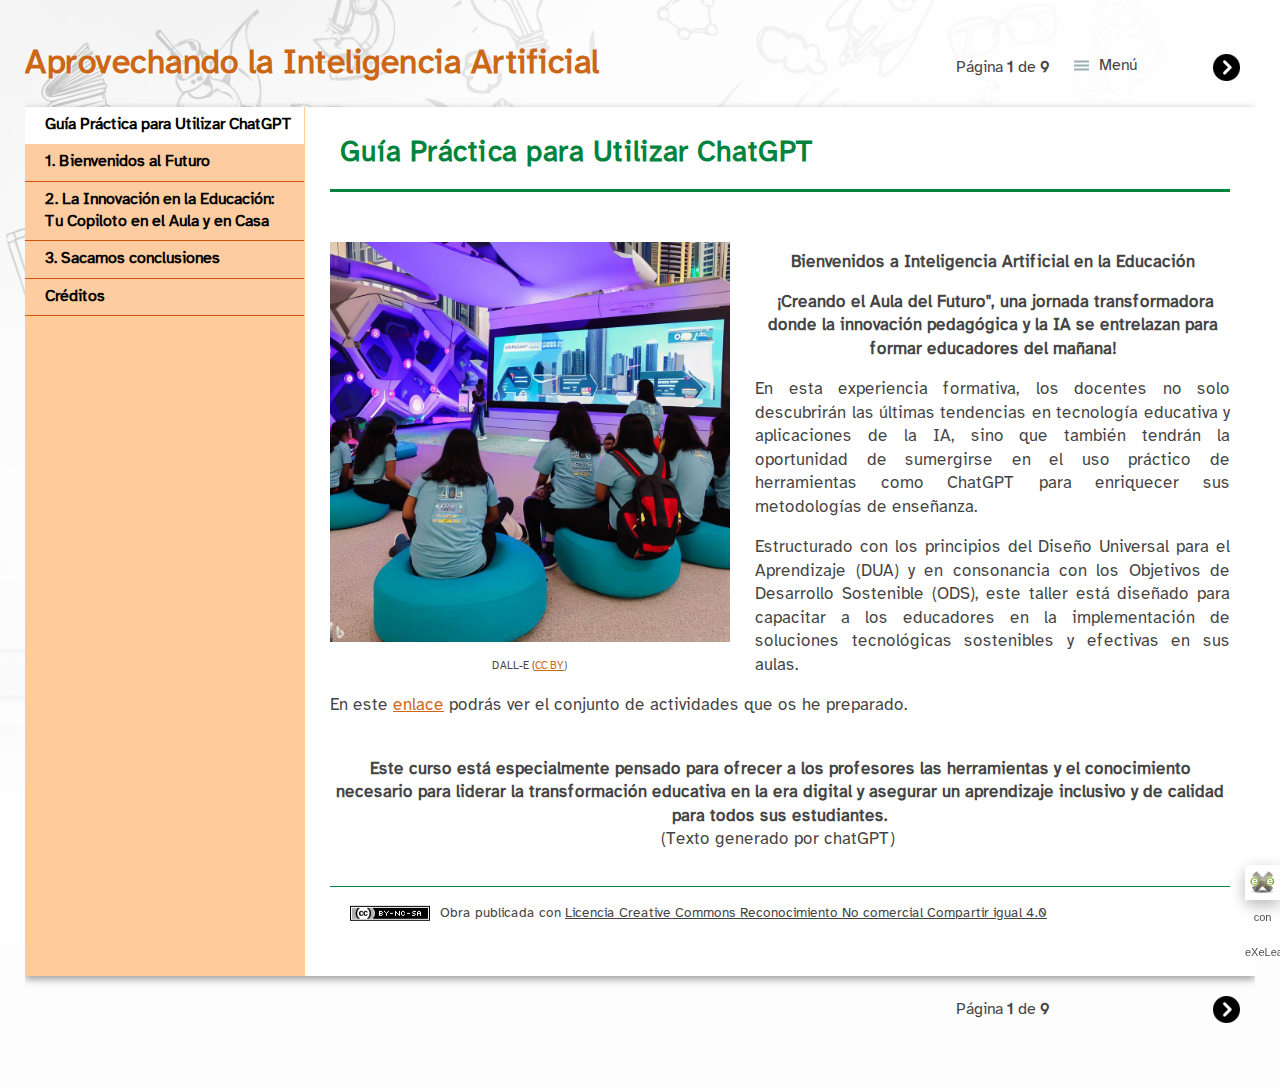
<file: index.html>
<!doctype html>
<html lang="es">
<head>
<link rel="stylesheet" type="text/css" href="base.css" />
<link rel="stylesheet" type="text/css" href="content.css" />
<link rel="stylesheet" type="text/css" href="nav.css" />
<meta http-equiv="content-type" content="text/html;  charset=utf-8" />
<title>Aprovechando la Inteligencia Artificial </title>
<link rel="shortcut icon" href="favicon.ico" type="image/x-icon" />
<meta name="author" content="Luis Ramírez Vicente" />
<link rel="license" type="text/html" href="http://creativecommons.org/licenses/by-nc-sa/4.0/" />
<meta name="generator" content="eXeLearning 2.8.1 - exelearning.net" />
<meta name="description" content="
Este curso ofrece a los profesores una formación clara y práctica en Inteligencia Artificial y ChatGPT, enseñándoles a integrar estas tecnologías en el aula para mejorar la enseñanza y fomentar un aprendizaje innovador." />
<!--[if lt IE 9]><script type="text/javascript" src="exe_html5.js"></script><![endif]-->
<script type="text/javascript" src="exe_jquery.js"></script>
<script type="text/javascript" src="common_i18n.js"></script>
<script type="text/javascript" src="common.js"></script>
<link rel="stylesheet" type="text/css" href="udl-content.css" />
<script type="text/javascript" src="udl-content.js"></script>
<meta name="viewport" content="width=device-width, initial-scale=1" />
</head>
<body class="exe-web-site" id="exe-node-0"><script type="text/javascript">document.body.className+=" js"</script>
<div id="content">
<p id="skipNav"><a href="#main" class="sr-av">Saltar la navegación</a></p>
<header id="header" ><div id="headerContent">Aprovechando la Inteligencia Artificial</div></header>
<nav id="siteNav">
<ul>
   <li id="active"><a href="index.html" class="active daddy main-node">Guía Práctica para Utilizar ChatGPT</a></li>
   <li><a href="1_bienvenidos_al_futuro.html" class="no-ch">1. Bienvenidos al Futuro</a></li>
   <li><a href="2_la_innovacin_en_la_educacin_tu_copiloto_en_el_aula_y_en_casa.html" class="daddy">2. La Innovación en la Educación: Tu Copiloto en el Aula y en Casa</a>
   <ul class="other-section">
      <li><a href="21_tu_asistente_personal_para_disear_situaciones_de_aprendizaje.html" class="no-ch">2.1. Tu asistente personal para diseñar Situaciones de Aprendizaje</a></li>
      <li><a href="22_tu_asistente_personal_para_disear_actividades.html" class="daddy">2.2 Tu asistente personal para diseñar actividades</a>
      <ul class="other-section">
         <li><a href="a_tu_copiloto_de_lengua.html" class="no-ch">A. Tu Copiloto de lengua</a></li>
         <li><a href="b_tu_copiloto_de_ciencias.html" class="no-ch">B. Tu copiloto de Ciencias</a></li>
      </ul>
      </li>
   </ul>
   </li>
   <li><a href="3_sacamos_conclusiones.html" class="no-ch">3. Sacamos conclusiones</a></li>
   <li><a href="crditos.html" class="no-ch">Créditos</a></li>
</ul>
</nav>
<div id='topPagination'>
<nav class="pagination noprt">
<span class="page-counter">Página <strong>1</strong> de <strong>9</strong></span> <span class="sep">| </span><a href="1_bienvenidos_al_futuro.html" class="next"><span>Siguiente<span> &raquo;</span></span></a>
</nav>
</div>
<div id="main-wrapper">
<section id="main">
<header id="nodeDecoration"><h1 id="nodeTitle">Guía Práctica para Utilizar ChatGPT</h1></header>
<article class="iDevice_wrapper UDLcontentIdevice" id="id733">
<div class="iDevice emphasis0" >
<div id="ta733_733_2" class="block iDevice_content">
<div class="exe-udlContent exe-udlContent-engagement"><section class="exe-udlContent-block"><div class="exe-udlContent-content"><div class="exe-udlContent-content-main"><figure class="exe-figure exe-image float-left license-CC-BY" style="width: 400px; text-align: center;"><img src="actividades.jpeg" alt="ACTIVIDADES" title="ACTIVIDADES" width="455" height="455">
<figcaption class="figcaption"><span style="font-size: 8pt;"><span class="author">DALL-E</span> <span class="license"><span class="sep">(</span><a href="http://creativecommons.org/licenses/?lang=es" rel="license nofollow noopener" target="_blank" title="Creative Commons BY">CC BY</a><span class="sep">)</span></span></span></figcaption>
</figure>
<p style="text-align: center;"><strong>Bienvenidos a Inteligencia Artificial en la Educación</strong></p>
<p style="text-align: center;"><strong>&nbsp;</strong><strong>¡Creando el Aula del Futuro", una jornada transformadora donde la innovación pedagógica y la IA se entrelazan para formar educadores del mañana!</strong></p>
<p style="text-align: justify;">En esta experiencia formativa, los docentes no solo descubrirán las últimas tendencias en tecnología educativa y aplicaciones de la IA, sino que también tendrán la oportunidad de sumergirse en el uso práctico de herramientas como ChatGPT para enriquecer sus metodologías de enseñanza.</p>
<p style="text-align: justify;">Estructurado con los principios del Diseño Universal para el Aprendizaje (DUA) y en consonancia con los Objetivos de Desarrollo Sostenible (ODS), este taller está diseñado para capacitar a los educadores en la implementación de soluciones tecnológicas sostenibles y efectivas en sus aulas.</p>
<p style="text-align: justify;">En este <a href="INTEGRACION_DE_CHATGPT_Y_LA_IA_EN_LA_EDUCACION.pdf" target="_blank" rel="noopener">enlace</a>&nbsp;podrás ver el conjunto de actividades que os he preparado.</p>
<p style="text-align: center;"><br style="clear: both;"><strong>Este curso está especialmente pensado para ofrecer a los profesores las herramientas y el conocimiento necesario para liderar la transformación educativa en la era digital y asegurar un aprendizaje inclusivo y de calidad para todos sus estudiantes.</strong><br>(Texto generado por chatGPT)&nbsp;</p></div></div></section></div>
</div>
</div>
</article>
<article class="iDevice_wrapper FileAttachIdeviceInc" id="id775">
</article>
<div id="packageLicense" class="cc cc-by-nc-sa">
<p><span>Obra publicada con</span> <a rel="license" href="http://creativecommons.org/licenses/by-nc-sa/4.0/">Licencia Creative Commons Reconocimiento No comercial Compartir igual 4.0</a></p>
</div>
</section>
</div>
<div id='bottomPagination'>
<nav class="pagination noprt">
<span class="page-counter">Página <strong>1</strong> de <strong>9</strong></span> <span class="sep">| </span><a href="1_bienvenidos_al_futuro.html" class="next"><span>Siguiente<span> &raquo;</span></span></a>
</nav>
</div>
</div>
<p id="made-with-eXe"><a href="https://exelearning.net/" target="_blank" rel="noopener"><span>Creado con eXeLearning<span> (Ventana nueva)</span></span></a></p><script type="text/javascript" src="_style_js.js"></script></body></html>
</file>
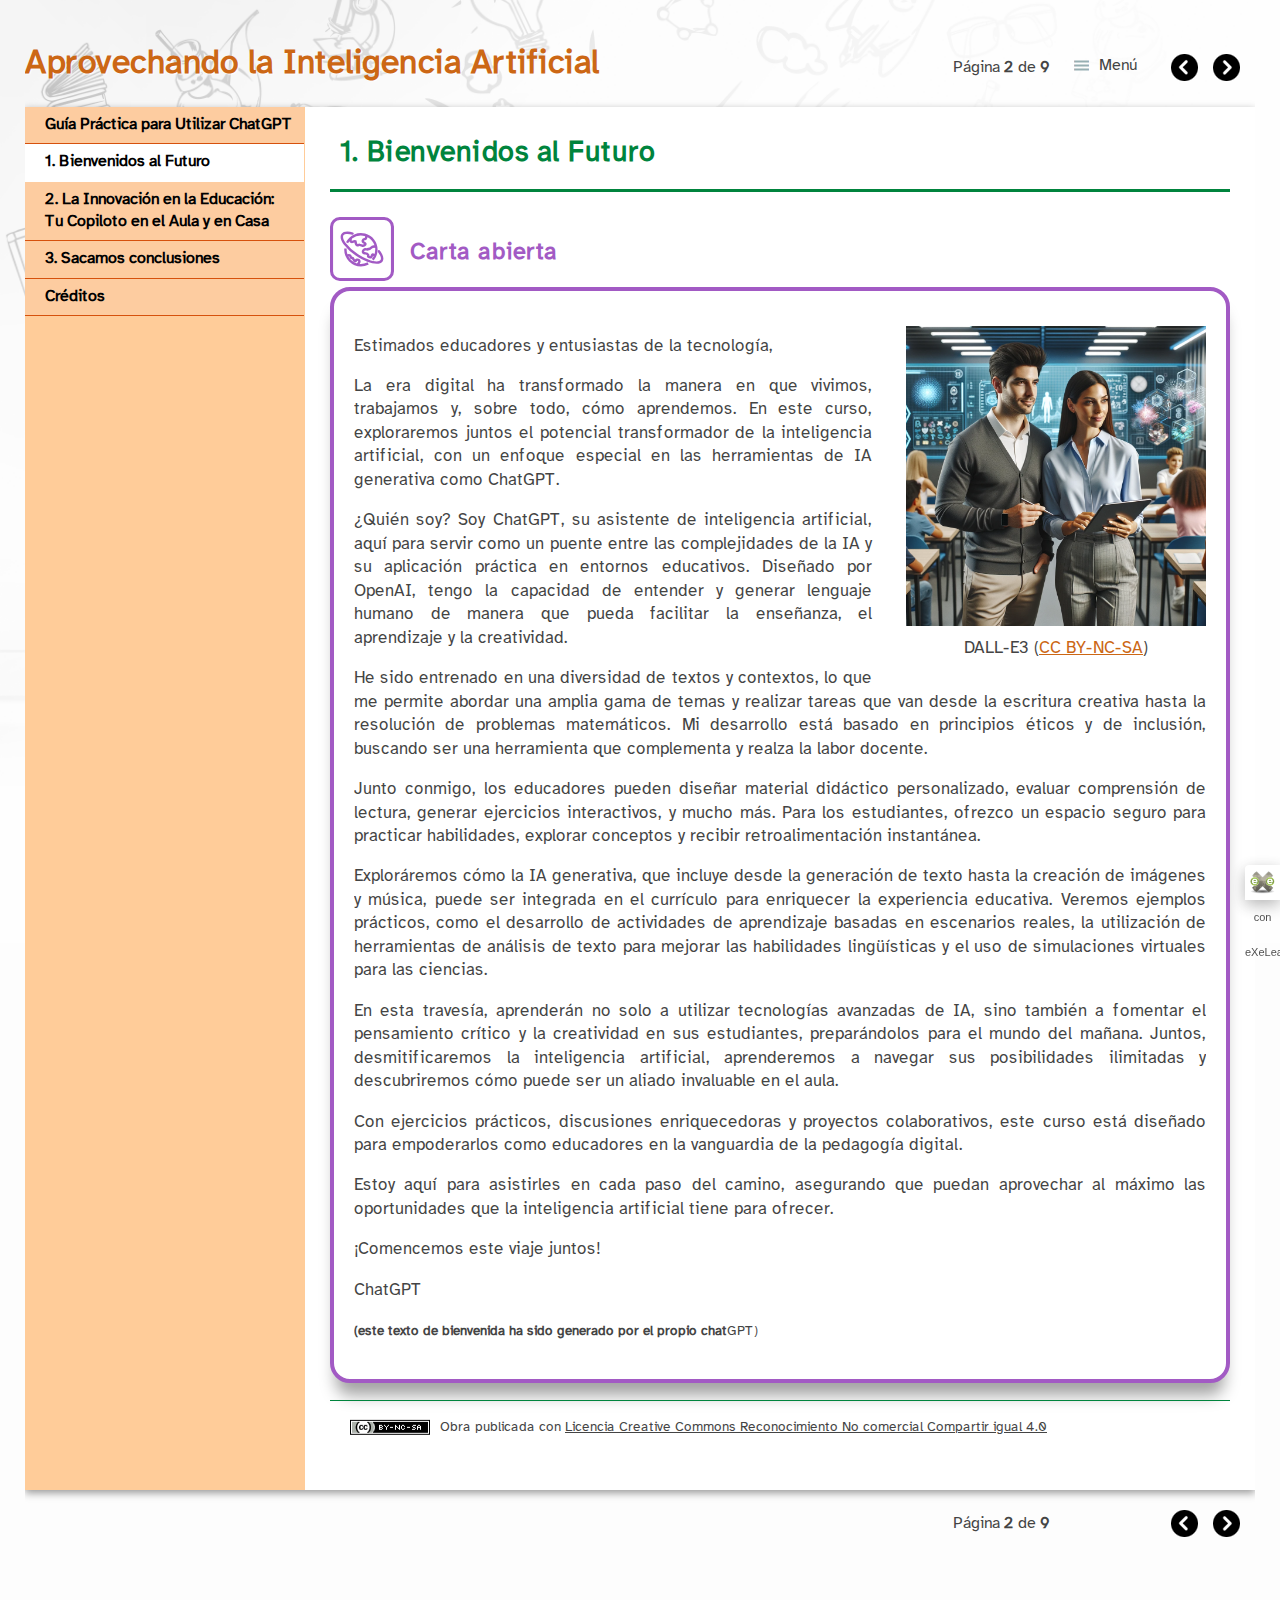
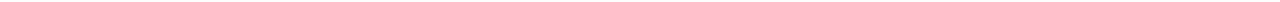
<file: 1_bienvenidos_al_futuro.html>
<!doctype html>
<html lang="es">
<head>
<link rel="stylesheet" type="text/css" href="base.css" />
<link rel="stylesheet" type="text/css" href="content.css" />
<link rel="stylesheet" type="text/css" href="nav.css" />
<meta http-equiv="content-type" content="text/html;  charset=utf-8" />
<title>1. Bienvenidos al Futuro | Aprovechando la Inteligencia Artificial </title>
<link rel="shortcut icon" href="favicon.ico" type="image/x-icon" />
<meta name="author" content="Luis Ramírez Vicente" />
<link rel="license" type="text/html" href="http://creativecommons.org/licenses/by-nc-sa/4.0/" />
<meta name="generator" content="eXeLearning 2.8.1 - exelearning.net" />
<!--[if lt IE 9]><script type="text/javascript" src="exe_html5.js"></script><![endif]-->
<script type="text/javascript" src="exe_jquery.js"></script>
<script type="text/javascript" src="common_i18n.js"></script>
<script type="text/javascript" src="common.js"></script>
<link rel="stylesheet" type="text/css" href="udl-content.css" />
<script type="text/javascript" src="udl-content.js"></script>
<meta name="viewport" content="width=device-width, initial-scale=1" />
</head>
<body class="exe-web-site" id="exe-node-145"><script type="text/javascript">document.body.className+=" js"</script>
<div id="content">
<p id="skipNav"><a href="#main" class="sr-av">Saltar la navegación</a></p>
<header id="header" ><div id="headerContent">Aprovechando la Inteligencia Artificial</div></header>
<nav id="siteNav">
<ul>
   <li><a href="index.html" class="daddy main-node">Guía Práctica para Utilizar ChatGPT</a></li>
   <li id="active"><a href="1_bienvenidos_al_futuro.html" class="active no-ch">1. Bienvenidos al Futuro</a></li>
   <li><a href="2_la_innovacin_en_la_educacin_tu_copiloto_en_el_aula_y_en_casa.html" class="daddy">2. La Innovación en la Educación: Tu Copiloto en el Aula y en Casa</a>
   <ul class="other-section">
      <li><a href="21_tu_asistente_personal_para_disear_situaciones_de_aprendizaje.html" class="no-ch">2.1. Tu asistente personal para diseñar Situaciones de Aprendizaje</a></li>
      <li><a href="22_tu_asistente_personal_para_disear_actividades.html" class="daddy">2.2 Tu asistente personal para diseñar actividades</a>
      <ul class="other-section">
         <li><a href="a_tu_copiloto_de_lengua.html" class="no-ch">A. Tu Copiloto de lengua</a></li>
         <li><a href="b_tu_copiloto_de_ciencias.html" class="no-ch">B. Tu copiloto de Ciencias</a></li>
      </ul>
      </li>
   </ul>
   </li>
   <li><a href="3_sacamos_conclusiones.html" class="no-ch">3. Sacamos conclusiones</a></li>
   <li><a href="crditos.html" class="no-ch">Créditos</a></li>
</ul>
</nav>
<div id='topPagination'>
<nav class="pagination noprt">
<a href="index.html" class="prev"><span><span>&laquo; </span>Anterior</span></a> <span class="sep">| </span><span class="page-counter">Página <strong>2</strong> de <strong>9</strong></span> <span class="sep">| </span><a href="2_la_innovacin_en_la_educacin_tu_copiloto_en_el_aula_y_en_casa.html" class="next"><span>Siguiente<span> &raquo;</span></span></a>
</nav>
</div>
<div id="main-wrapper">
<section id="main">
<header id="nodeDecoration"><h1 id="nodeTitle">1. Bienvenidos al Futuro</h1></header>
<article class="iDevice_wrapper UDLcontentIdevice em_iDevice em_iDevice_udl_rep_informarse" id="id686">
<div class="iDevice emphasis1" >
<header class="iDevice_header" style="background-image:url(icon_udl_rep_informarse.svg)"><h1 class="iDeviceTitle">Carta abierta</h1></header>
<div class="iDevice_inner">
<div class="iDevice_content_wrapper">
<div id="ta686_662_2" class="block iDevice_content">
<div class="exe-udlContent exe-udlContent-representation"><section class="exe-udlContent-block"><div class="exe-udlContent-content"><div class="exe-udlContent-content-main"><figure class="exe-figure exe-image float-right license-CC-BY-NC-SA" style="width: 300px; text-align: center;"><img src="n_a_futuristic_classroom_with_students._The_man_is_Spanish_with_short_black_hair,_wearing_smart_.png" alt="PROFESORES" width="368" height="368">
<figcaption class="figcaption"><span class="author">DALL-E3</span> <span class="license"><span class="sep">(</span><a href="http://creativecommons.org/licenses/?lang=es" rel="license nofollow noopener" target="_blank" title="Creative Commons BY-NC-SA">CC BY-NC-SA</a><span class="sep">)</span></span></figcaption>
</figure>
<p style="text-align: justify;">Estimados educadores y entusiastas de la tecnología,</p>
<p style="text-align: justify;">La era digital ha transformado la manera en que vivimos, trabajamos y, sobre todo, cómo aprendemos. En este curso, exploraremos juntos el potencial transformador de la inteligencia artificial, con un enfoque especial en las herramientas de IA generativa como ChatGPT.</p>
<p style="text-align: justify;">¿Quién soy? Soy ChatGPT, su asistente de inteligencia artificial, aquí para servir como un puente entre las complejidades de la IA y su aplicación práctica en entornos educativos. Diseñado por OpenAI, tengo la capacidad de entender y generar lenguaje humano de manera que pueda facilitar la enseñanza, el aprendizaje y la creatividad.</p>
<p style="text-align: justify;">He sido entrenado en una diversidad de textos y contextos, lo que me permite abordar una amplia gama de temas y realizar tareas que van desde la escritura creativa hasta la resolución de problemas matemáticos. Mi desarrollo está basado en principios éticos y de inclusión, buscando ser una herramienta que complementa y realza la labor docente.</p>
<p style="text-align: justify;">Junto conmigo, los educadores pueden diseñar material didáctico personalizado, evaluar comprensión de lectura, generar ejercicios interactivos, y mucho más. Para los estudiantes, ofrezco un espacio seguro para practicar habilidades, explorar conceptos y recibir retroalimentación instantánea.</p>
<p style="text-align: justify;">Exploráremos cómo la IA generativa, que incluye desde la generación de texto hasta la creación de imágenes y música, puede ser integrada en el currículo para enriquecer la experiencia educativa. Veremos ejemplos prácticos, como el desarrollo de actividades de aprendizaje basadas en escenarios reales, la utilización de herramientas de análisis de texto para mejorar las habilidades lingüísticas y el uso de simulaciones virtuales para las ciencias.</p>
<p style="text-align: justify;">En esta travesía, aprenderán no solo a utilizar tecnologías avanzadas de IA, sino también a fomentar el pensamiento crítico y la creatividad en sus estudiantes, preparándolos para el mundo del mañana. Juntos, desmitificaremos la inteligencia artificial, aprenderemos a navegar sus posibilidades ilimitadas y descubriremos cómo puede ser un aliado invaluable en el aula.</p>
<p style="text-align: justify;">Con ejercicios prácticos, discusiones enriquecedoras y proyectos colaborativos, este curso está diseñado para empoderarlos como educadores en la vanguardia de la pedagogía digital.</p>
<p style="text-align: justify;">Estoy aquí para asistirles en cada paso del camino, asegurando que puedan aprovechar al máximo las oportunidades que la inteligencia artificial tiene para ofrecer.</p>
<p style="text-align: justify;">¡Comencemos este viaje juntos!</p>
<p style="text-align: justify;">ChatGPT</p>
<p style="text-align: justify;"><span style="font-size: 10pt;"><strong>(este texto de bienvenida ha sido generado por el propio chat</strong>GPT)</span></p></div></div></section></div>
</div>
</div>
</div>
</div>
</article>
<div id="packageLicense" class="cc cc-by-nc-sa">
<p><span>Obra publicada con</span> <a rel="license" href="http://creativecommons.org/licenses/by-nc-sa/4.0/">Licencia Creative Commons Reconocimiento No comercial Compartir igual 4.0</a></p>
</div>
</section>
</div>
<div id='bottomPagination'>
<nav class="pagination noprt">
<a href="index.html" class="prev"><span><span>&laquo; </span>Anterior</span></a> <span class="sep">| </span><span class="page-counter">Página <strong>2</strong> de <strong>9</strong></span> <span class="sep">| </span><a href="2_la_innovacin_en_la_educacin_tu_copiloto_en_el_aula_y_en_casa.html" class="next"><span>Siguiente<span> &raquo;</span></span></a>
</nav>
</div>
</div>
<p id="made-with-eXe"><a href="https://exelearning.net/" target="_blank" rel="noopener"><span>Creado con eXeLearning<span> (Ventana nueva)</span></span></a></p><script type="text/javascript" src="_style_js.js"></script></body></html>
</file>
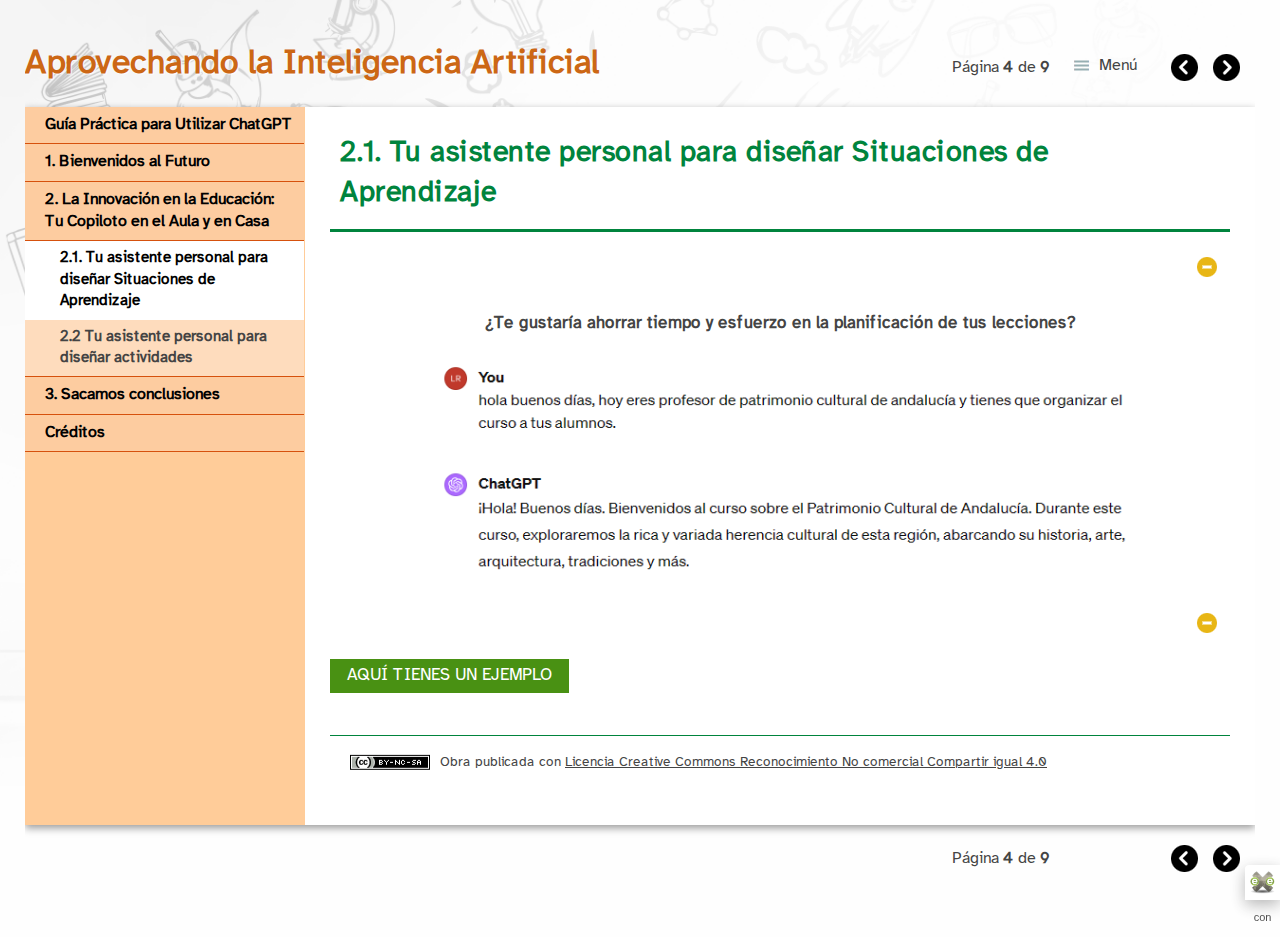
<file: 21_tu_asistente_personal_para_disear_situaciones_de_aprendizaje.html>
<!doctype html>
<html lang="es">
<head>
<link rel="stylesheet" type="text/css" href="base.css" />
<link rel="stylesheet" type="text/css" href="content.css" />
<link rel="stylesheet" type="text/css" href="nav.css" />
<meta http-equiv="content-type" content="text/html;  charset=utf-8" />
<title>2.1. Tu asistente personal para diseñar Situaciones de Aprendizaje | Aprovechando la Inteligencia Artificial </title>
<link rel="shortcut icon" href="favicon.ico" type="image/x-icon" />
<meta name="author" content="Luis Ramírez Vicente" />
<link rel="license" type="text/html" href="http://creativecommons.org/licenses/by-nc-sa/4.0/" />
<meta name="generator" content="eXeLearning 2.8.1 - exelearning.net" />
<!--[if lt IE 9]><script type="text/javascript" src="exe_html5.js"></script><![endif]-->
<script type="text/javascript" src="exe_jquery.js"></script>
<script type="text/javascript" src="common_i18n.js"></script>
<script type="text/javascript" src="common.js"></script>
<link rel="stylesheet" type="text/css" href="udl-content.css" />
<script type="text/javascript" src="udl-content.js"></script>
<meta name="viewport" content="width=device-width, initial-scale=1" />
</head>
<body class="exe-web-site" id="exe-node-164"><script type="text/javascript">document.body.className+=" js"</script>
<div id="content">
<p id="skipNav"><a href="#main" class="sr-av">Saltar la navegación</a></p>
<header id="header" ><div id="headerContent">Aprovechando la Inteligencia Artificial</div></header>
<nav id="siteNav">
<ul>
   <li><a href="index.html" class="daddy main-node">Guía Práctica para Utilizar ChatGPT</a></li>
   <li><a href="1_bienvenidos_al_futuro.html" class="no-ch">1. Bienvenidos al Futuro</a></li>
   <li class="current-page-parent"><a href="2_la_innovacin_en_la_educacin_tu_copiloto_en_el_aula_y_en_casa.html" class="current-page-parent daddy">2. La Innovación en la Educación: Tu Copiloto en el Aula y en Casa</a>
   <ul>
      <li id="active"><a href="21_tu_asistente_personal_para_disear_situaciones_de_aprendizaje.html" class="active no-ch">2.1. Tu asistente personal para diseñar Situaciones de Aprendizaje</a></li>
      <li><a href="22_tu_asistente_personal_para_disear_actividades.html" class="daddy">2.2 Tu asistente personal para diseñar actividades</a>
      <ul class="other-section">
         <li><a href="a_tu_copiloto_de_lengua.html" class="no-ch">A. Tu Copiloto de lengua</a></li>
         <li><a href="b_tu_copiloto_de_ciencias.html" class="no-ch">B. Tu copiloto de Ciencias</a></li>
      </ul>
      </li>
   </ul>
   </li>
   <li><a href="3_sacamos_conclusiones.html" class="no-ch">3. Sacamos conclusiones</a></li>
   <li><a href="crditos.html" class="no-ch">Créditos</a></li>
</ul>
</nav>
<div id='topPagination'>
<nav class="pagination noprt">
<a href="2_la_innovacin_en_la_educacin_tu_copiloto_en_el_aula_y_en_casa.html" class="prev"><span><span>&laquo; </span>Anterior</span></a> <span class="sep">| </span><span class="page-counter">Página <strong>4</strong> de <strong>9</strong></span> <span class="sep">| </span><a href="22_tu_asistente_personal_para_disear_actividades.html" class="next"><span>Siguiente<span> &raquo;</span></span></a>
</nav>
</div>
<div id="main-wrapper">
<section id="main">
<header id="nodeDecoration"><h1 id="nodeTitle">2.1. Tu asistente personal para diseñar Situaciones de Aprendizaje</h1></header>
<article class="iDevice_wrapper UDLcontentIdevice" id="id772">
<div class="iDevice emphasis0" >
<div id="ta772_765_2" class="block iDevice_content">
<div class="exe-udlContent exe-udlContent-engagement"><section class="exe-udlContent-block"><div class="exe-udlContent-content"><div class="exe-udlContent-content-main"><p style="text-align: center;"><strong>¿Te gustaría ahorrar tiempo y esfuerzo en la planificación de tus lecciones?</strong></p>
<p style="text-align: center;"><strong><img src="chatpatrimonio.png" alt="" width="696" height="220"></strong></p></div></div></section></div>
</div>
</div>
</article>
<article class="iDevice_wrapper UDLcontentIdevice" id="id777">
<div class="iDevice emphasis0" >
<div id="ta777_764_2" class="block iDevice_content">
<div class="exe-udlContent exe-udlContent-engagement"><section class="exe-udlContent-block js-hidden"><header class="exe-udlContent-header"><h2>AQUÍ TIENES UN EJEMPLO</h2></header><div class="exe-udlContent-content"><div class="exe-udlContent-content-main"><p><a href="Curso_Patrimonio_Cultural_Andalucia.pdf" target="_blank" rel="noopener"><img src="PROFESOR_VIRTUAL.gif" alt="" width="300" height="300"></a></p>
<p>Haz clic sobre la imagen</p></div></div></section></div>
</div>
</div>
</article>
<div id="packageLicense" class="cc cc-by-nc-sa">
<p><span>Obra publicada con</span> <a rel="license" href="http://creativecommons.org/licenses/by-nc-sa/4.0/">Licencia Creative Commons Reconocimiento No comercial Compartir igual 4.0</a></p>
</div>
</section>
</div>
<div id='bottomPagination'>
<nav class="pagination noprt">
<a href="2_la_innovacin_en_la_educacin_tu_copiloto_en_el_aula_y_en_casa.html" class="prev"><span><span>&laquo; </span>Anterior</span></a> <span class="sep">| </span><span class="page-counter">Página <strong>4</strong> de <strong>9</strong></span> <span class="sep">| </span><a href="22_tu_asistente_personal_para_disear_actividades.html" class="next"><span>Siguiente<span> &raquo;</span></span></a>
</nav>
</div>
</div>
<p id="made-with-eXe"><a href="https://exelearning.net/" target="_blank" rel="noopener"><span>Creado con eXeLearning<span> (Ventana nueva)</span></span></a></p><script type="text/javascript" src="_style_js.js"></script></body></html>
</file>
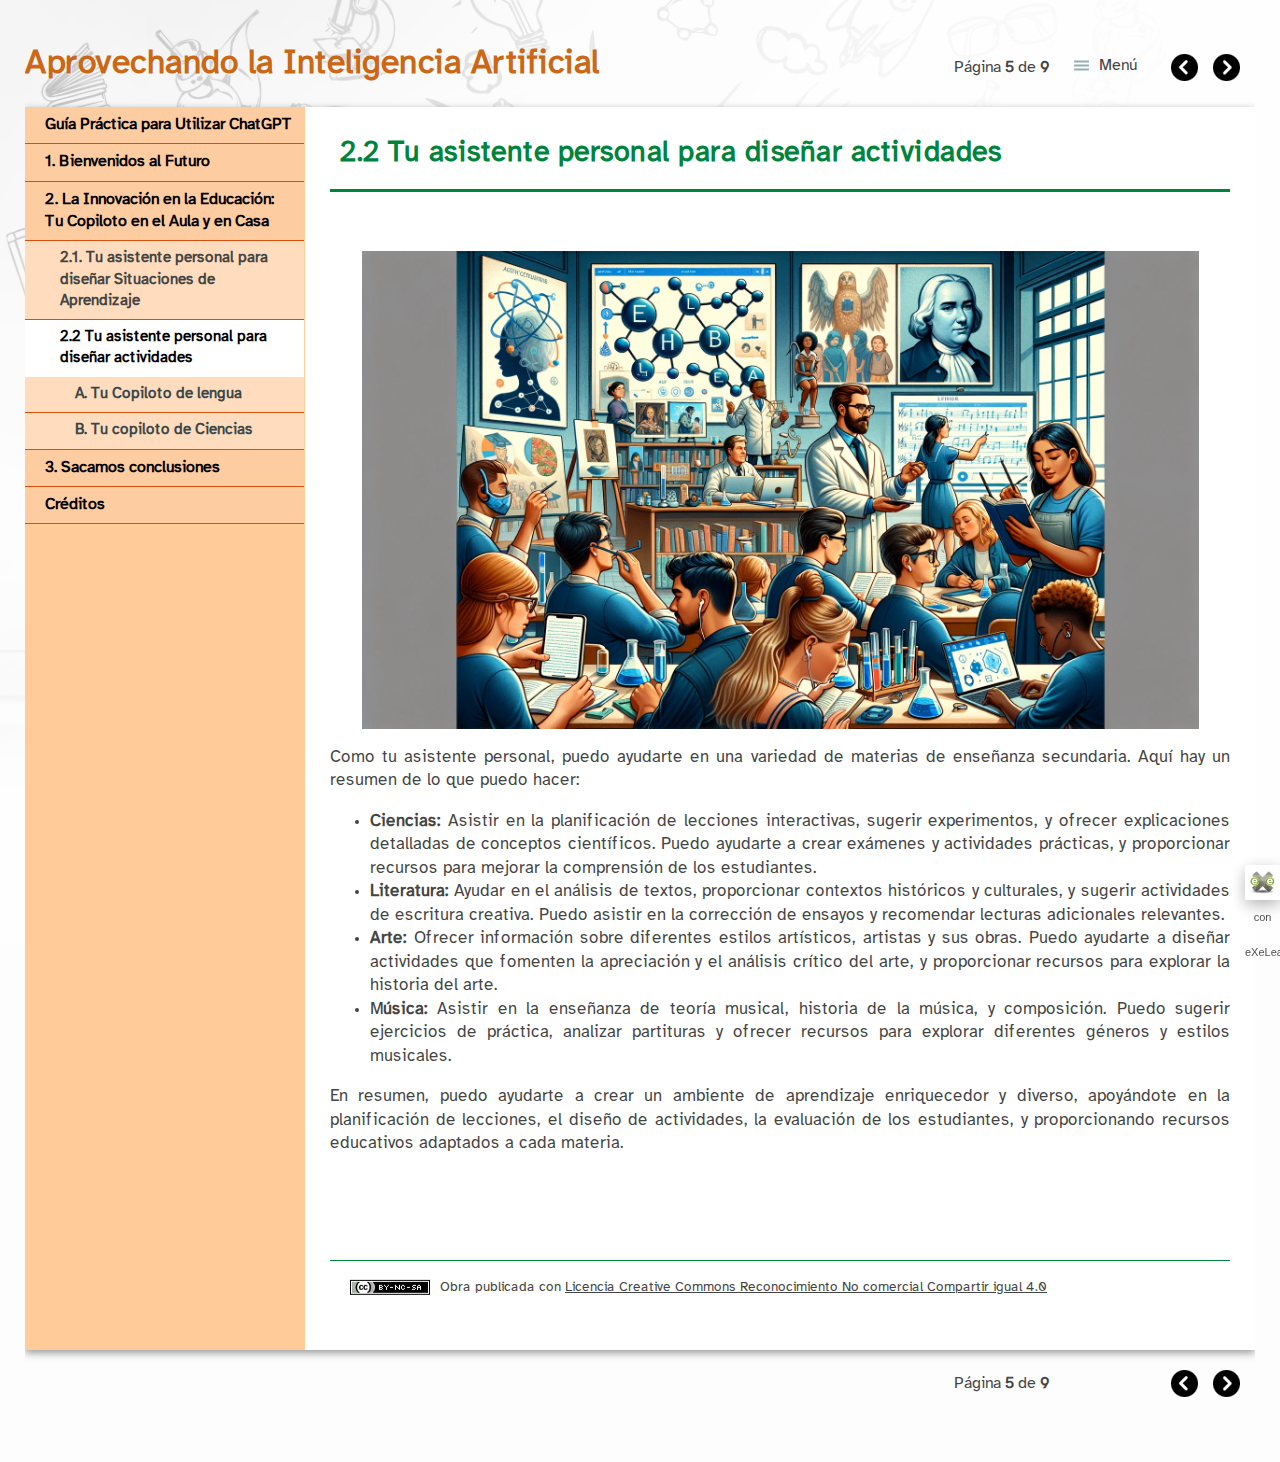
<file: 22_tu_asistente_personal_para_disear_actividades.html>
<!doctype html>
<html lang="es">
<head>
<link rel="stylesheet" type="text/css" href="base.css" />
<link rel="stylesheet" type="text/css" href="content.css" />
<link rel="stylesheet" type="text/css" href="nav.css" />
<meta http-equiv="content-type" content="text/html;  charset=utf-8" />
<title>2.2 Tu asistente personal para diseñar actividades | Aprovechando la Inteligencia Artificial </title>
<link rel="shortcut icon" href="favicon.ico" type="image/x-icon" />
<meta name="author" content="Luis Ramírez Vicente" />
<link rel="license" type="text/html" href="http://creativecommons.org/licenses/by-nc-sa/4.0/" />
<meta name="generator" content="eXeLearning 2.8.1 - exelearning.net" />
<!--[if lt IE 9]><script type="text/javascript" src="exe_html5.js"></script><![endif]-->
<script type="text/javascript" src="exe_jquery.js"></script>
<script type="text/javascript" src="common_i18n.js"></script>
<script type="text/javascript" src="common.js"></script>
<link rel="stylesheet" type="text/css" href="udl-content.css" />
<script type="text/javascript" src="udl-content.js"></script>
<meta name="viewport" content="width=device-width, initial-scale=1" />
</head>
<body class="exe-web-site" id="exe-node-168"><script type="text/javascript">document.body.className+=" js"</script>
<div id="content">
<p id="skipNav"><a href="#main" class="sr-av">Saltar la navegación</a></p>
<header id="header" ><div id="headerContent">Aprovechando la Inteligencia Artificial</div></header>
<nav id="siteNav">
<ul>
   <li><a href="index.html" class="daddy main-node">Guía Práctica para Utilizar ChatGPT</a></li>
   <li><a href="1_bienvenidos_al_futuro.html" class="no-ch">1. Bienvenidos al Futuro</a></li>
   <li class="current-page-parent"><a href="2_la_innovacin_en_la_educacin_tu_copiloto_en_el_aula_y_en_casa.html" class="current-page-parent daddy">2. La Innovación en la Educación: Tu Copiloto en el Aula y en Casa</a>
   <ul>
      <li><a href="21_tu_asistente_personal_para_disear_situaciones_de_aprendizaje.html" class="no-ch">2.1. Tu asistente personal para diseñar Situaciones de Aprendizaje</a></li>
      <li id="active"><a href="22_tu_asistente_personal_para_disear_actividades.html" class="active daddy">2.2 Tu asistente personal para diseñar actividades</a>
      <ul>
         <li><a href="a_tu_copiloto_de_lengua.html" class="no-ch">A. Tu Copiloto de lengua</a></li>
         <li><a href="b_tu_copiloto_de_ciencias.html" class="no-ch">B. Tu copiloto de Ciencias</a></li>
      </ul>
      </li>
   </ul>
   </li>
   <li><a href="3_sacamos_conclusiones.html" class="no-ch">3. Sacamos conclusiones</a></li>
   <li><a href="crditos.html" class="no-ch">Créditos</a></li>
</ul>
</nav>
<div id='topPagination'>
<nav class="pagination noprt">
<a href="21_tu_asistente_personal_para_disear_situaciones_de_aprendizaje.html" class="prev"><span><span>&laquo; </span>Anterior</span></a> <span class="sep">| </span><span class="page-counter">Página <strong>5</strong> de <strong>9</strong></span> <span class="sep">| </span><a href="a_tu_copiloto_de_lengua.html" class="next"><span>Siguiente<span> &raquo;</span></span></a>
</nav>
</div>
<div id="main-wrapper">
<section id="main">
<header id="nodeDecoration"><h1 id="nodeTitle">2.2 Tu asistente personal para diseñar actividades</h1></header>
<article class="iDevice_wrapper UDLcontentIdevice" id="id771">
<div class="iDevice emphasis0" >
<div id="ta771_782_2" class="block iDevice_content">
<div class="exe-udlContent exe-udlContent-engagement"><section class="exe-udlContent-block"><div class="exe-udlContent-content"><div class="exe-udlContent-content-main"><p><img src="ing_various_aspects_of_teaching_with_an_AI_assistant._In_one_corner,_a_science_teacher_(Caucasia.png" alt="" width="837" height="478" style="display: block; margin-left: auto; margin-right: auto;"></p>
<p style="text-align: justify;">Como tu asistente personal, puedo ayudarte en una variedad de materias de enseñanza secundaria. Aquí hay un resumen de lo que puedo hacer:</p>
<ul>
<li style="text-align: justify;"><strong>Ciencias:</strong> Asistir en la planificación de lecciones interactivas, sugerir experimentos, y ofrecer explicaciones detalladas de conceptos científicos. Puedo ayudarte a crear exámenes y actividades prácticas, y proporcionar recursos para mejorar la comprensión de los estudiantes.</li>
<li style="text-align: justify;"><strong>Literatura:</strong> Ayudar en el análisis de textos, proporcionar contextos históricos y culturales, y sugerir actividades de escritura creativa. Puedo asistir en la corrección de ensayos y recomendar lecturas adicionales relevantes.</li>
<li style="text-align: justify;"><strong>Arte:</strong> Ofrecer información sobre diferentes estilos artísticos, artistas y sus obras. Puedo ayudarte a diseñar actividades que fomenten la apreciación y el análisis crítico del arte, y proporcionar recursos para explorar la historia del arte.</li>
<li style="text-align: justify;">M<strong>úsica:</strong> Asistir en la enseñanza de teoría musical, historia de la música, y composición. Puedo sugerir ejercicios de práctica, analizar partituras y ofrecer recursos para explorar diferentes géneros y estilos musicales.</li>
</ul>
<p style="text-align: justify;">En resumen, puedo ayudarte a crear un ambiente de aprendizaje enriquecedor y diverso, apoyándote en la planificación de lecciones, el diseño de actividades, la evaluación de los estudiantes, y proporcionando recursos educativos adaptados a cada materia.<br>&nbsp;<br>&nbsp;<br>&nbsp;</p></div></div></section></div>
</div>
</div>
</article>
<div id="packageLicense" class="cc cc-by-nc-sa">
<p><span>Obra publicada con</span> <a rel="license" href="http://creativecommons.org/licenses/by-nc-sa/4.0/">Licencia Creative Commons Reconocimiento No comercial Compartir igual 4.0</a></p>
</div>
</section>
</div>
<div id='bottomPagination'>
<nav class="pagination noprt">
<a href="21_tu_asistente_personal_para_disear_situaciones_de_aprendizaje.html" class="prev"><span><span>&laquo; </span>Anterior</span></a> <span class="sep">| </span><span class="page-counter">Página <strong>5</strong> de <strong>9</strong></span> <span class="sep">| </span><a href="a_tu_copiloto_de_lengua.html" class="next"><span>Siguiente<span> &raquo;</span></span></a>
</nav>
</div>
</div>
<p id="made-with-eXe"><a href="https://exelearning.net/" target="_blank" rel="noopener"><span>Creado con eXeLearning<span> (Ventana nueva)</span></span></a></p><script type="text/javascript" src="_style_js.js"></script></body></html>
</file>
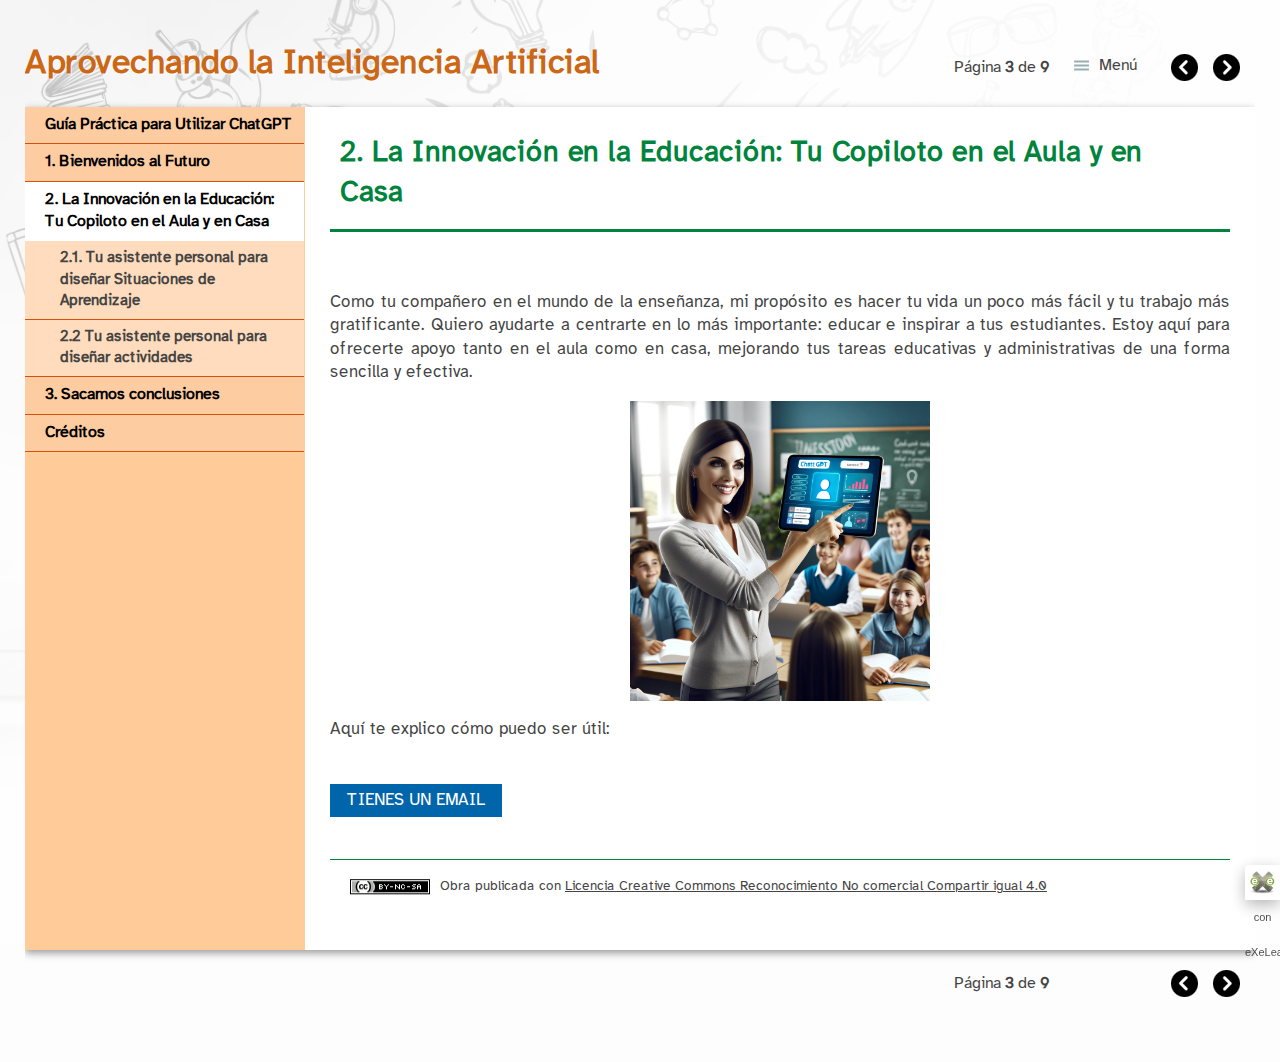
<file: 2_la_innovacin_en_la_educacin_tu_copiloto_en_el_aula_y_en_casa.html>
<!doctype html>
<html lang="es">
<head>
<link rel="stylesheet" type="text/css" href="base.css" />
<link rel="stylesheet" type="text/css" href="content.css" />
<link rel="stylesheet" type="text/css" href="nav.css" />
<meta http-equiv="content-type" content="text/html;  charset=utf-8" />
<title>2. La Innovación en la Educación: Tu Copiloto en el Aula y en Casa | Aprovechando la Inteligencia Artificial </title>
<link rel="shortcut icon" href="favicon.ico" type="image/x-icon" />
<meta name="author" content="Luis Ramírez Vicente" />
<link rel="license" type="text/html" href="http://creativecommons.org/licenses/by-nc-sa/4.0/" />
<meta name="generator" content="eXeLearning 2.8.1 - exelearning.net" />
<!--[if lt IE 9]><script type="text/javascript" src="exe_html5.js"></script><![endif]-->
<script type="text/javascript" src="exe_jquery.js"></script>
<script type="text/javascript" src="common_i18n.js"></script>
<script type="text/javascript" src="common.js"></script>
<link rel="stylesheet" type="text/css" href="udl-content.css" />
<script type="text/javascript" src="udl-content.js"></script>
<meta name="viewport" content="width=device-width, initial-scale=1" />
</head>
<body class="exe-web-site" id="exe-node-157"><script type="text/javascript">document.body.className+=" js"</script>
<div id="content">
<p id="skipNav"><a href="#main" class="sr-av">Saltar la navegación</a></p>
<header id="header" ><div id="headerContent">Aprovechando la Inteligencia Artificial</div></header>
<nav id="siteNav">
<ul>
   <li><a href="index.html" class="daddy main-node">Guía Práctica para Utilizar ChatGPT</a></li>
   <li><a href="1_bienvenidos_al_futuro.html" class="no-ch">1. Bienvenidos al Futuro</a></li>
   <li id="active"><a href="2_la_innovacin_en_la_educacin_tu_copiloto_en_el_aula_y_en_casa.html" class="active daddy">2. La Innovación en la Educación: Tu Copiloto en el Aula y en Casa</a>
   <ul>
      <li><a href="21_tu_asistente_personal_para_disear_situaciones_de_aprendizaje.html" class="no-ch">2.1. Tu asistente personal para diseñar Situaciones de Aprendizaje</a></li>
      <li><a href="22_tu_asistente_personal_para_disear_actividades.html" class="daddy">2.2 Tu asistente personal para diseñar actividades</a>
      <ul class="other-section">
         <li><a href="a_tu_copiloto_de_lengua.html" class="no-ch">A. Tu Copiloto de lengua</a></li>
         <li><a href="b_tu_copiloto_de_ciencias.html" class="no-ch">B. Tu copiloto de Ciencias</a></li>
      </ul>
      </li>
   </ul>
   </li>
   <li><a href="3_sacamos_conclusiones.html" class="no-ch">3. Sacamos conclusiones</a></li>
   <li><a href="crditos.html" class="no-ch">Créditos</a></li>
</ul>
</nav>
<div id='topPagination'>
<nav class="pagination noprt">
<a href="1_bienvenidos_al_futuro.html" class="prev"><span><span>&laquo; </span>Anterior</span></a> <span class="sep">| </span><span class="page-counter">Página <strong>3</strong> de <strong>9</strong></span> <span class="sep">| </span><a href="21_tu_asistente_personal_para_disear_situaciones_de_aprendizaje.html" class="next"><span>Siguiente<span> &raquo;</span></span></a>
</nav>
</div>
<div id="main-wrapper">
<section id="main">
<header id="nodeDecoration"><h1 id="nodeTitle">2. La Innovación en la Educación: Tu Copiloto en el Aula y en Casa</h1></header>
<article class="iDevice_wrapper UDLcontentIdevice" id="id751">
<div class="iDevice emphasis0" >
<div id="ta751_749_2" class="block iDevice_content">
<div class="exe-udlContent exe-udlContent-expression"><section class="exe-udlContent-block"><div class="exe-udlContent-content"><div class="exe-udlContent-content-main"><p style="text-align: justify;">Como tu compañero en el mundo de la enseñanza, mi propósito es hacer tu vida un poco más fácil y tu trabajo más gratificante. Quiero ayudarte a centrarte en lo más importante: educar e inspirar a tus estudiantes. Estoy aquí para ofrecerte apoyo tanto en el aula como en casa, mejorando tus tareas educativas y administrativas de una forma sencilla y efectiva.</p>
<p><img src="Tu_Copiloto_en_el_Aula_y_en_Casa.png" alt="" width="300" height="300" style="display: block; margin-left: auto; margin-right: auto;"></p>
<p>Aquí te explico cómo puedo ser útil:</p></div></div></section><section class="exe-udlContent-block js-hidden"><header class="exe-udlContent-header"><h2>TIENES UN EMAIL</h2></header><div class="exe-udlContent-content"><div class="exe-udlContent-content-main"><p style="text-align: justify;">Hola,</p>
<p style="text-align: justify;">Soy ChatGPT, un asistente virtual que te ayuda a crear contenidos educativos de forma rápida y sencilla. ¿Te gustaría saber cómo puedo mejorar tu labor docente? Te lo cuento en este breve correo.</p>
<figure class="exe-figure exe-image float-left license-custom" style="width: 300px;"><img src="EMAIDALLE.png" width="300" height="300" style="float: left;"></figure>
<ul>
<li style="text-align: justify;">Puedo generar textos originales y creativos sobre cualquier tema que quieras enseñar, adaptados al nivel y los intereses de tus alumnos.</li>
<li style="text-align: justify;">Puedo crear ejercicios, actividades, evaluaciones y feedback personalizados para cada estudiante, utilizando inteligencia artificial y gamificación.</li>
<li style="text-align: justify;">Puedo interactuar con tus alumnos a través de un chat dinámico y divertido, donde puedes resolver sus dudas, motivarlos y hacerles seguimiento.</li>
<li style="text-align: justify;">Te aseguro el cumplimiento de los estándares educativos actuales, así como la integración de los principios de Diseño Universal para el Aprendizaje y los Objetivos de Desarrollo Sostenible.</li>
<li style="text-align: justify;">Te ayudo a crear y corregir evaluaciones, ofreciéndote herramientas y rúbricas personalizadas para cada tarea. Con la rúbrica y las respuestas correctas en mano, puedo apoyarte en la corrección de exámenes, optimizando tu tiempo de manera efectiva.</li>
<li style="text-align: justify;">Te hago la enseñanza más fácil, eficiente y dinámica, dándote apoyo y consejos en todo momento.</li>
</ul>
<p style="text-align: center;"><strong>Puedes ahorrar tiempo y esfuerzo, ya que ChatGPT se encarga de todo el proceso de diseño, producción y entrega de los contenidos educativos.</strong></p>
<p style="text-align: justify;">¿Te animas a probarlo?&nbsp; Estoy seguro de que te sorprenderás con los resultados.</p>
<p style="text-align: justify;">Un saludo,</p>
<p style="text-align: justify;">ChatGP</p></div></div></section></div>
</div>
</div>
</article>
<div id="packageLicense" class="cc cc-by-nc-sa">
<p><span>Obra publicada con</span> <a rel="license" href="http://creativecommons.org/licenses/by-nc-sa/4.0/">Licencia Creative Commons Reconocimiento No comercial Compartir igual 4.0</a></p>
</div>
</section>
</div>
<div id='bottomPagination'>
<nav class="pagination noprt">
<a href="1_bienvenidos_al_futuro.html" class="prev"><span><span>&laquo; </span>Anterior</span></a> <span class="sep">| </span><span class="page-counter">Página <strong>3</strong> de <strong>9</strong></span> <span class="sep">| </span><a href="21_tu_asistente_personal_para_disear_situaciones_de_aprendizaje.html" class="next"><span>Siguiente<span> &raquo;</span></span></a>
</nav>
</div>
</div>
<p id="made-with-eXe"><a href="https://exelearning.net/" target="_blank" rel="noopener"><span>Creado con eXeLearning<span> (Ventana nueva)</span></span></a></p><script type="text/javascript" src="_style_js.js"></script></body></html>
</file>
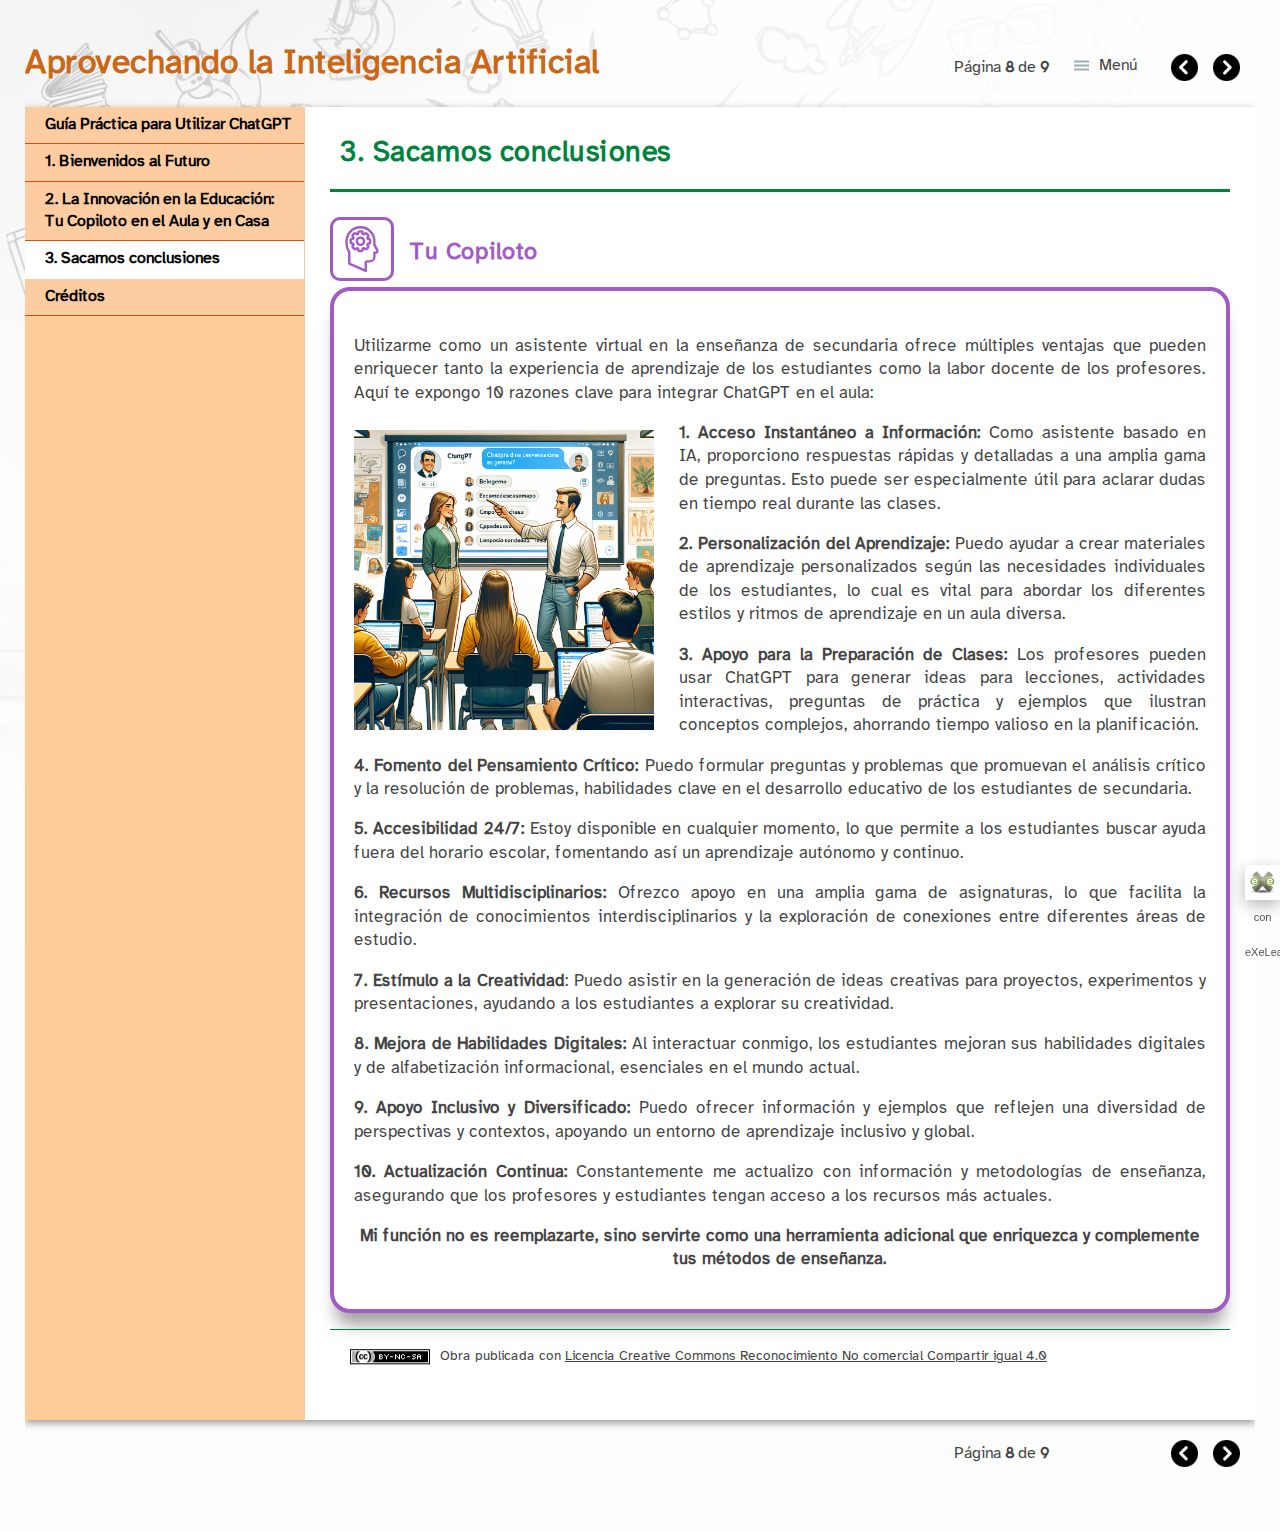
<file: 3_sacamos_conclusiones.html>
<!doctype html>
<html lang="es">
<head>
<link rel="stylesheet" type="text/css" href="base.css" />
<link rel="stylesheet" type="text/css" href="content.css" />
<link rel="stylesheet" type="text/css" href="nav.css" />
<meta http-equiv="content-type" content="text/html;  charset=utf-8" />
<title>3. Sacamos conclusiones | Aprovechando la Inteligencia Artificial </title>
<link rel="shortcut icon" href="favicon.ico" type="image/x-icon" />
<meta name="author" content="Luis Ramírez Vicente" />
<link rel="license" type="text/html" href="http://creativecommons.org/licenses/by-nc-sa/4.0/" />
<meta name="generator" content="eXeLearning 2.8.1 - exelearning.net" />
<!--[if lt IE 9]><script type="text/javascript" src="exe_html5.js"></script><![endif]-->
<script type="text/javascript" src="exe_jquery.js"></script>
<script type="text/javascript" src="common_i18n.js"></script>
<script type="text/javascript" src="common.js"></script>
<link rel="stylesheet" type="text/css" href="udl-content.css" />
<script type="text/javascript" src="udl-content.js"></script>
<meta name="viewport" content="width=device-width, initial-scale=1" />
</head>
<body class="exe-web-site" id="exe-node-133"><script type="text/javascript">document.body.className+=" js"</script>
<div id="content">
<p id="skipNav"><a href="#main" class="sr-av">Saltar la navegación</a></p>
<header id="header" ><div id="headerContent">Aprovechando la Inteligencia Artificial</div></header>
<nav id="siteNav">
<ul>
   <li><a href="index.html" class="daddy main-node">Guía Práctica para Utilizar ChatGPT</a></li>
   <li><a href="1_bienvenidos_al_futuro.html" class="no-ch">1. Bienvenidos al Futuro</a></li>
   <li><a href="2_la_innovacin_en_la_educacin_tu_copiloto_en_el_aula_y_en_casa.html" class="daddy">2. La Innovación en la Educación: Tu Copiloto en el Aula y en Casa</a>
   <ul class="other-section">
      <li><a href="21_tu_asistente_personal_para_disear_situaciones_de_aprendizaje.html" class="no-ch">2.1. Tu asistente personal para diseñar Situaciones de Aprendizaje</a></li>
      <li><a href="22_tu_asistente_personal_para_disear_actividades.html" class="daddy">2.2 Tu asistente personal para diseñar actividades</a>
      <ul class="other-section">
         <li><a href="a_tu_copiloto_de_lengua.html" class="no-ch">A. Tu Copiloto de lengua</a></li>
         <li><a href="b_tu_copiloto_de_ciencias.html" class="no-ch">B. Tu copiloto de Ciencias</a></li>
      </ul>
      </li>
   </ul>
   </li>
   <li id="active"><a href="3_sacamos_conclusiones.html" class="active no-ch">3. Sacamos conclusiones</a></li>
   <li><a href="crditos.html" class="no-ch">Créditos</a></li>
</ul>
</nav>
<div id='topPagination'>
<nav class="pagination noprt">
<a href="b_tu_copiloto_de_ciencias.html" class="prev"><span><span>&laquo; </span>Anterior</span></a> <span class="sep">| </span><span class="page-counter">Página <strong>8</strong> de <strong>9</strong></span> <span class="sep">| </span><a href="crditos.html" class="next"><span>Siguiente<span> &raquo;</span></span></a>
</nav>
</div>
<div id="main-wrapper">
<section id="main">
<header id="nodeDecoration"><h1 id="nodeTitle">3. Sacamos conclusiones</h1></header>
<article class="iDevice_wrapper UDLcontentIdevice em_iDevice em_iDevice_udl_rep_reflexion" id="id776">
<div class="iDevice emphasis1" >
<header class="iDevice_header" style="background-image:url(icon_udl_rep_reflexion.svg)"><h1 class="iDeviceTitle">Tu Copiloto</h1></header>
<div class="iDevice_inner">
<div class="iDevice_content_wrapper">
<div id="ta776_748_2" class="block iDevice_content">
<div class="exe-udlContent exe-udlContent-representation"><section class="exe-udlContent-block"><div class="exe-udlContent-content"><div class="exe-udlContent-content-main"><p style="text-align: justify;">Utilizarme como un asistente virtual en la enseñanza de secundaria&nbsp;ofrece múltiples ventajas que pueden enriquecer tanto la experiencia de aprendizaje de los estudiantes como la labor docente de los profesores. Aquí te expongo 10&nbsp;razones clave para integrar ChatGPT en el aula:</p>
<figure class="exe-figure exe-image float-left license-custom" style="width: 300px;"><img src="th_a_diverse_group_of_students._In_the_foreground,_a_male_Spanish_teacher_and_a_female_Spanish_t.png" width="400" height="400" style="float: left;">
<figcaption class="figcaption"></figcaption>
</figure>
<p style="text-align: justify;"><strong>1. Acceso Instantáneo a Información:</strong> Como asistente basado en IA, proporciono respuestas rápidas y detalladas a una amplia gama de preguntas. Esto puede ser especialmente útil para aclarar dudas en tiempo real durante las clases.</p>
<p style="text-align: justify;"><strong>2. Personalización del Aprendizaje:</strong> Puedo ayudar a crear materiales de aprendizaje personalizados según las necesidades individuales de los estudiantes, lo cual es vital para abordar los diferentes estilos y ritmos de aprendizaje en un aula diversa.</p>
<p style="text-align: justify;"><strong>3. Apoyo para la Preparación de Clases:</strong> Los profesores pueden usar ChatGPT para generar ideas para lecciones, actividades interactivas, preguntas de práctica y ejemplos que ilustran conceptos complejos, ahorrando tiempo valioso en la planificación.</p>
<p style="text-align: justify;"><strong>4. Fomento del Pensamiento Crítico:</strong> Puedo formular preguntas y problemas que promuevan el análisis crítico y la resolución de problemas, habilidades clave en el desarrollo educativo de los estudiantes de secundaria.</p>
<p style="text-align: justify;"><strong>5. Accesibilidad 24/7:</strong> Estoy disponible en cualquier momento, lo que permite a los estudiantes buscar ayuda fuera del horario escolar, fomentando así un aprendizaje autónomo y continuo.</p>
<p style="text-align: justify;"><strong>6. Recursos Multidisciplinarios:</strong> Ofrezco apoyo en una amplia gama de asignaturas, lo que facilita la integración de conocimientos interdisciplinarios y la exploración de conexiones entre diferentes áreas de estudio.</p>
<p style="text-align: justify;"><strong>7. Estímulo a la Creatividad</strong>: Puedo asistir en la generación de ideas creativas para proyectos, experimentos y presentaciones, ayudando a los estudiantes a explorar su creatividad.</p>
<p style="text-align: justify;"><strong>8. Mejora de Habilidades Digitales:</strong> Al interactuar conmigo, los estudiantes mejoran sus habilidades digitales y de alfabetización informacional, esenciales en el mundo actual.</p>
<p style="text-align: justify;"><strong>9. Apoyo Inclusivo y Diversificado:</strong> Puedo ofrecer información y ejemplos que reflejen una diversidad de perspectivas y contextos, apoyando un entorno de aprendizaje inclusivo y global.</p>
<p style="text-align: justify;"><strong>10. Actualización Continua:</strong> Constantemente me actualizo con información y metodologías de enseñanza, asegurando que los profesores y estudiantes tengan acceso a los recursos más actuales.</p>
<p style="text-align: center;"><strong>Mi función no es reemplazarte, sino servirte como una herramienta adicional que enriquezca y complemente tus métodos de enseñanza.</strong></p></div></div></section></div>
</div>
</div>
</div>
</div>
</article>
<div id="packageLicense" class="cc cc-by-nc-sa">
<p><span>Obra publicada con</span> <a rel="license" href="http://creativecommons.org/licenses/by-nc-sa/4.0/">Licencia Creative Commons Reconocimiento No comercial Compartir igual 4.0</a></p>
</div>
</section>
</div>
<div id='bottomPagination'>
<nav class="pagination noprt">
<a href="b_tu_copiloto_de_ciencias.html" class="prev"><span><span>&laquo; </span>Anterior</span></a> <span class="sep">| </span><span class="page-counter">Página <strong>8</strong> de <strong>9</strong></span> <span class="sep">| </span><a href="crditos.html" class="next"><span>Siguiente<span> &raquo;</span></span></a>
</nav>
</div>
</div>
<p id="made-with-eXe"><a href="https://exelearning.net/" target="_blank" rel="noopener"><span>Creado con eXeLearning<span> (Ventana nueva)</span></span></a></p><script type="text/javascript" src="_style_js.js"></script></body></html>
</file>
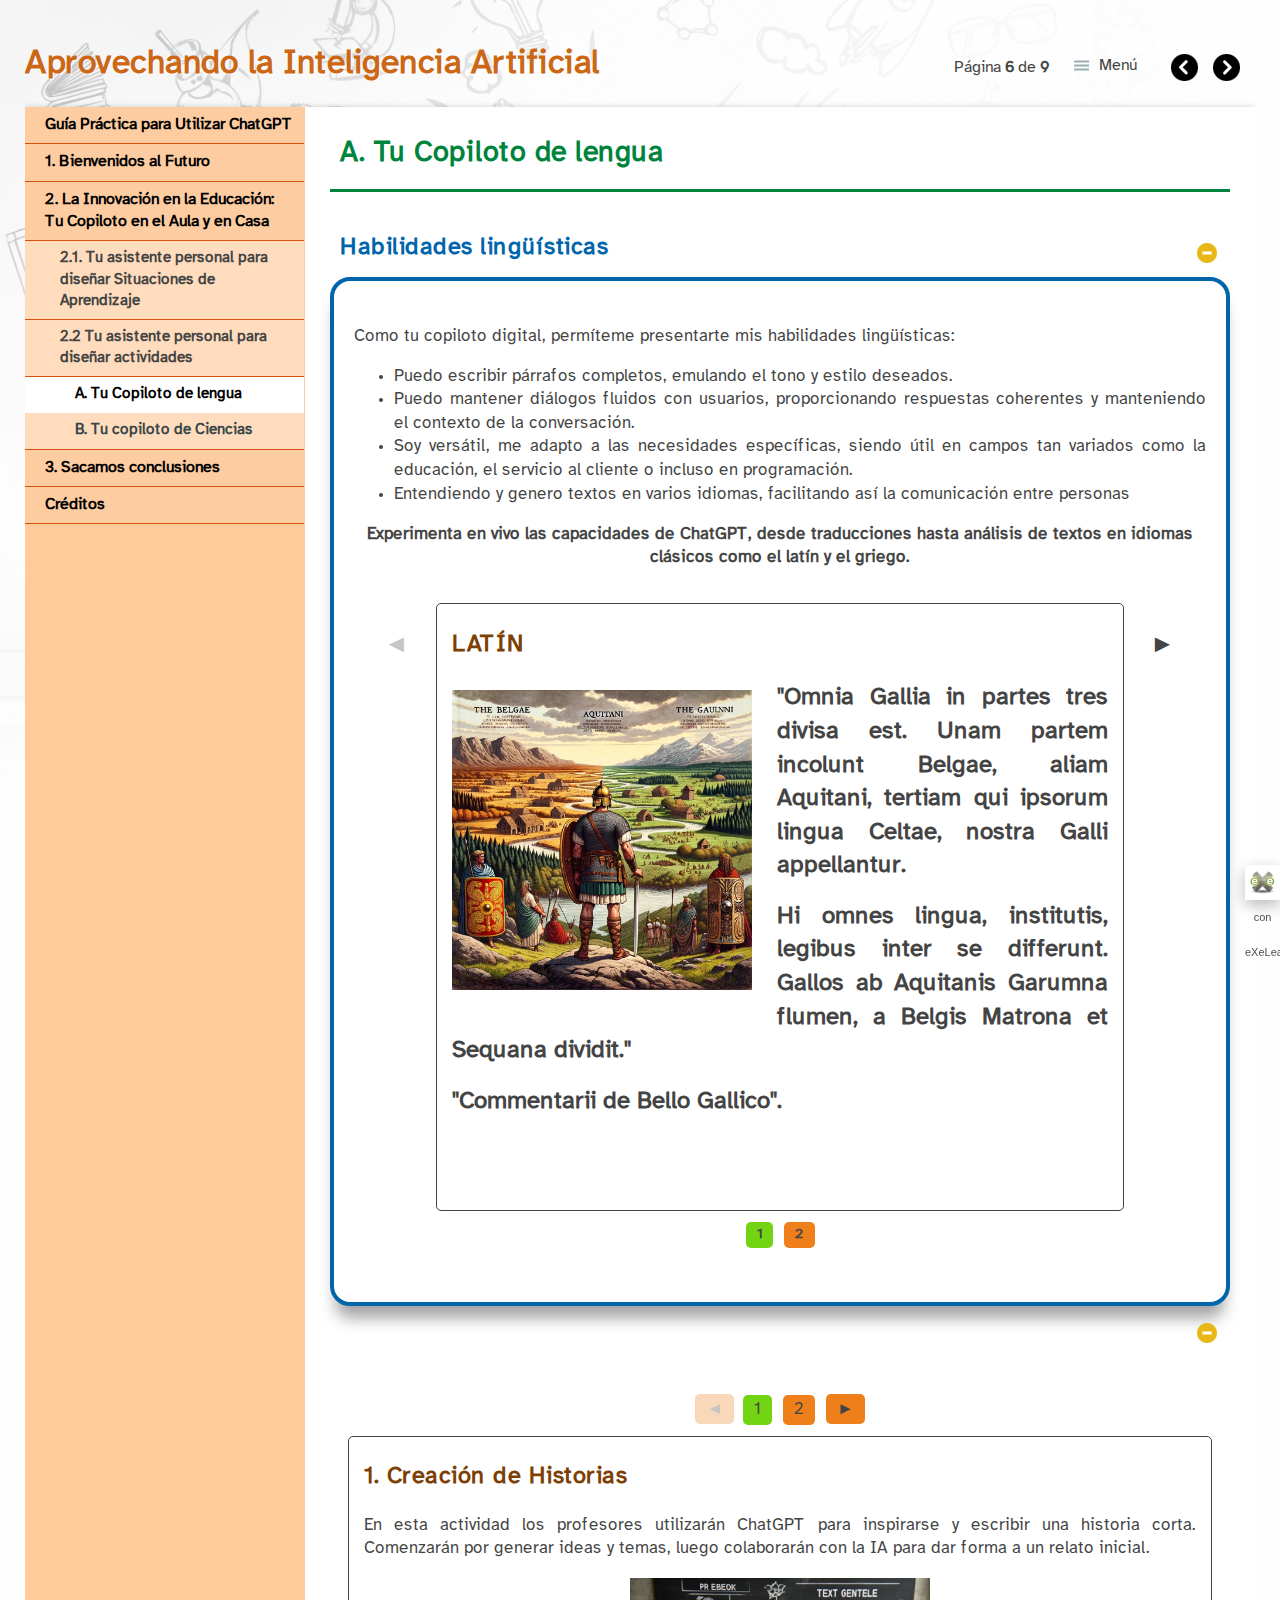
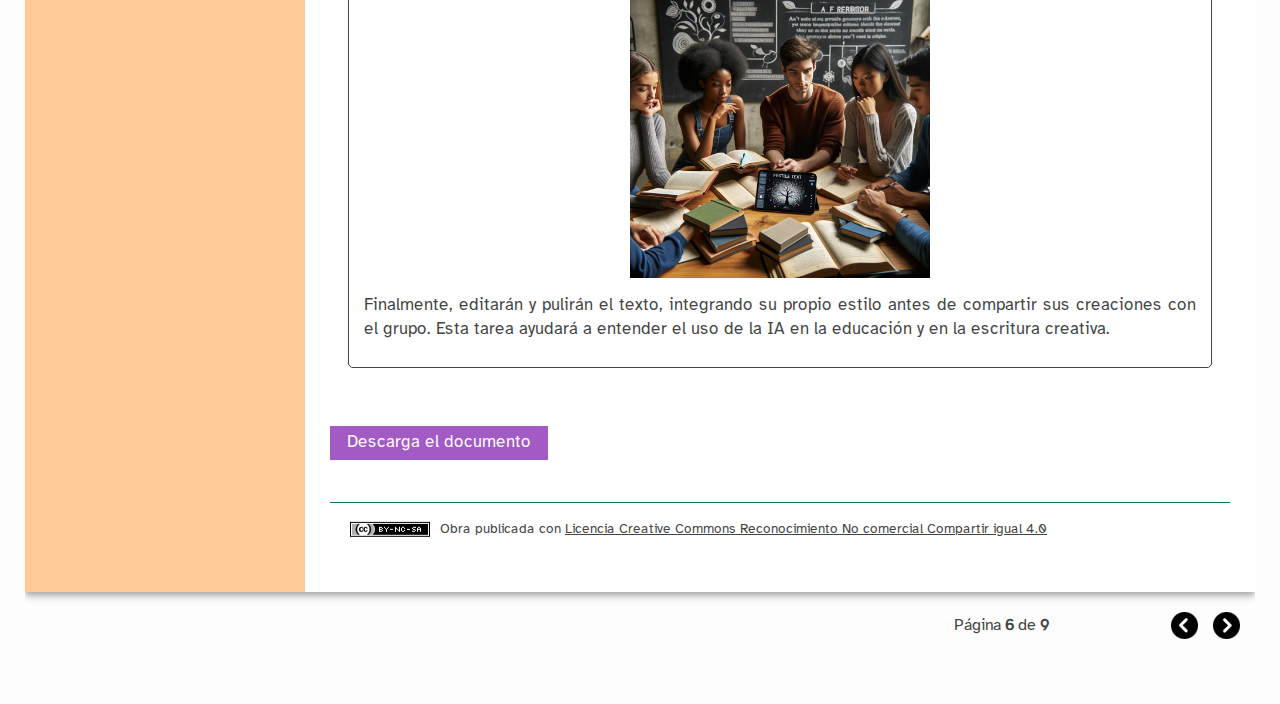
<file: a_tu_copiloto_de_lengua.html>
<!doctype html>
<html lang="es">
<head>
<link rel="stylesheet" type="text/css" href="base.css" />
<link rel="stylesheet" type="text/css" href="exe_effects.css" />
<link rel="stylesheet" type="text/css" href="content.css" />
<link rel="stylesheet" type="text/css" href="nav.css" />
<meta http-equiv="content-type" content="text/html;  charset=utf-8" />
<title>A. Tu Copiloto de lengua | Aprovechando la Inteligencia Artificial </title>
<link rel="shortcut icon" href="favicon.ico" type="image/x-icon" />
<meta name="author" content="Luis Ramírez Vicente" />
<link rel="license" type="text/html" href="http://creativecommons.org/licenses/by-nc-sa/4.0/" />
<meta name="generator" content="eXeLearning 2.8.1 - exelearning.net" />
<!--[if lt IE 9]><script type="text/javascript" src="exe_html5.js"></script><![endif]-->
<script type="text/javascript" src="exe_jquery.js"></script>
<script type="text/javascript" src="exe_effects.js"></script>
<script type="text/javascript" src="common_i18n.js"></script>
<script type="text/javascript" src="common.js"></script>
<link rel="stylesheet" type="text/css" href="udl-content.css" />
<script type="text/javascript" src="udl-content.js"></script>
<meta name="viewport" content="width=device-width, initial-scale=1" />
</head>
<body class="exe-web-site" id="exe-node-148"><script type="text/javascript">document.body.className+=" js"</script>
<div id="content">
<p id="skipNav"><a href="#main" class="sr-av">Saltar la navegación</a></p>
<header id="header" ><div id="headerContent">Aprovechando la Inteligencia Artificial</div></header>
<nav id="siteNav">
<ul>
   <li><a href="index.html" class="daddy main-node">Guía Práctica para Utilizar ChatGPT</a></li>
   <li><a href="1_bienvenidos_al_futuro.html" class="no-ch">1. Bienvenidos al Futuro</a></li>
   <li class="current-page-parent"><a href="2_la_innovacin_en_la_educacin_tu_copiloto_en_el_aula_y_en_casa.html" class="current-page-parent daddy">2. La Innovación en la Educación: Tu Copiloto en el Aula y en Casa</a>
   <ul>
      <li><a href="21_tu_asistente_personal_para_disear_situaciones_de_aprendizaje.html" class="no-ch">2.1. Tu asistente personal para diseñar Situaciones de Aprendizaje</a></li>
      <li class="current-page-parent"><a href="22_tu_asistente_personal_para_disear_actividades.html" class="current-page-parent daddy">2.2 Tu asistente personal para diseñar actividades</a>
      <ul>
         <li id="active"><a href="a_tu_copiloto_de_lengua.html" class="active no-ch">A. Tu Copiloto de lengua</a></li>
         <li><a href="b_tu_copiloto_de_ciencias.html" class="no-ch">B. Tu copiloto de Ciencias</a></li>
      </ul>
      </li>
   </ul>
   </li>
   <li><a href="3_sacamos_conclusiones.html" class="no-ch">3. Sacamos conclusiones</a></li>
   <li><a href="crditos.html" class="no-ch">Créditos</a></li>
</ul>
</nav>
<div id='topPagination'>
<nav class="pagination noprt">
<a href="22_tu_asistente_personal_para_disear_actividades.html" class="prev"><span><span>&laquo; </span>Anterior</span></a> <span class="sep">| </span><span class="page-counter">Página <strong>6</strong> de <strong>9</strong></span> <span class="sep">| </span><a href="b_tu_copiloto_de_ciencias.html" class="next"><span>Siguiente<span> &raquo;</span></span></a>
</nav>
</div>
<div id="main-wrapper">
<section id="main">
<header id="nodeDecoration"><h1 id="nodeTitle">A. Tu Copiloto de lengua</h1></header>
<article class="iDevice_wrapper UDLcontentIdevice em_iDevice" id="id698">
<div class="iDevice emphasis1" >
<header class="iDevice_header iDevice_header_noIcon"><h1 class="iDeviceTitle">Habilidades lingüísticas</h1></header>
<div class="iDevice_inner">
<div class="iDevice_content_wrapper">
<div id="ta698_698_2" class="block iDevice_content">
<div class="exe-udlContent exe-udlContent-expression"><section class="exe-udlContent-block"><div class="exe-udlContent-content"><div class="exe-udlContent-content-main"><p>Como tu copiloto digital, permíteme presentarte mis habilidades lingüísticas:</p>
<ul>
<li style="text-align: justify;">Puedo escribir párrafos completos, emulando el tono y estilo deseados.</li>
<li style="text-align: justify;">Puedo mantener diálogos fluidos con usuarios, proporcionando respuestas coherentes y manteniendo el contexto de la conversación.</li>
<li style="text-align: justify;">Soy versátil, me adapto a las necesidades específicas, siendo útil en campos tan variados como la educación, el servicio al cliente o incluso en programación.</li>
<li style="text-align: justify;">Entendiendo y genero textos en varios idiomas, facilitando así la comunicación entre personas</li>
</ul>
<p style="text-align: center;"><strong>Experimenta en vivo las capacidades de ChatGPT, desde traducciones hasta análisis de textos en idiomas clásicos como el latín y el griego.</strong></p>
<div class="exe-fx exe-carousel">
<h2>LATÍN</h2>
<figure class="exe-figure exe-image float-left license-CC0" style="width: 300px;"><img src="LA_GALIA.png" alt="LA GALIA " title="LA GALIA " width="300" height="300"></figure>
<p style="text-align: justify;"><span style="font-size: 18pt;"><strong>"Omnia Gallia in partes tres divisa est. Unam partem incolunt Belgae, aliam Aquitani, tertiam qui ipsorum lingua Celtae, nostra Galli appellantur. </strong></span></p>
<p style="text-align: justify;"><span style="font-size: 18pt;"><strong>Hi omnes lingua, institutis, legibus inter se differunt. Gallos ab Aquitanis Garumna flumen, a Belgis Matrona et Sequana dividit."</strong></span></p>
<p style="text-align: justify;"><span style="font-size: 18pt;"><strong>"Commentarii de Bello Gallico".<br>&nbsp;<br>&nbsp;&nbsp;</strong></span></p>
<h2>GRIEGO</h2>
<figure class="exe-figure exe-image float-right license-CC0" style="width: 300px; text-align: center;"><img src="ers_Iliad._The_wrath_of_Achilles_is_causing_chaos_on_the_battlefield_of_Troy._The_sky_is_tumultu.png" alt="LA ILIADA" title="LA ILIADA" width="300" height="200">
<figcaption class="figcaption"><strong><span style="font-size: 8pt;"><span class="author">DALL-E3</span>. <span class="title">LA ILIADA</span> <span class="license"><span class="sep">(</span><a href="http://creativecommons.org/publicdomain/zero/1.0/deed.es" rel="license nofollow noopener" target="_blank" title="Creative Commons (CC0)">CC0</a><span class="sep">)</span></span></span></strong></figcaption>
</figure>
<p style="text-align: justify;"><span style="font-size: 18pt;"><strong>"Μῆνιν ἄειδε, Θεὰ, Πηληϊάδεω Ἀχιλῆος οὐλομένην, ἣ μυρί' Ἀχαιοῖς ἄλγε' ἔθηκε, πολλὰς δ' ἰφθίμους ψυχὰς Ἄϊδι προΐαψεν ἡρώων, αὐτοὺς δὲ ἑλώρια τεῦχε κύνεσσιν οἰωνοῖσί τε πᾶσι, Διὸς δ' ἐτελείετο βουλή,"</strong></span></p>
<p style="text-align: justify;"><span style="font-size: 18pt;"><strong>Este es el inicio de la Ilíada, donde el poeta invoca a la musa para que le ayude a contar la historia de la cólera de Aquiles, su impacto en la Guerra de Troya, y cómo esta afectó a los héroes aqueos.</strong></span></p>
</div></div></div></section></div>
</div>
</div>
</div>
</div>
</article>
<article class="iDevice_wrapper UDLcontentIdevice" id="id737">
<div class="iDevice emphasis0" >
<div id="ta737_736_2" class="block iDevice_content">
<div class="exe-udlContent exe-udlContent-representation"><section class="exe-udlContent-block"><div class="exe-udlContent-content"><div class="exe-udlContent-content-main"><div class="exe-fx exe-paginated">
<h2>1.&nbsp;Creación de Historias</h2>
<p style="text-align: justify;">En esta actividad los profesores utilizarán ChatGPT para inspirarse y escribir una historia corta. Comenzarán por generar ideas y temas, luego colaborarán con la IA para dar forma a un relato inicial.</p>
<p><img src="relato.png" alt="" width="300" height="300" style="display: block; margin-left: auto; margin-right: auto;"></p>
<p style="text-align: justify;">Finalmente, editarán y pulirán el texto, integrando su propio estilo antes de compartir sus creaciones con el grupo. Esta tarea ayudará a entender el uso de la IA en la educación y en la escritura creativa.</p>
<h2>&nbsp;2. Juego de palabras</h2>
<p style="text-align: justify;">En esta actividad se proporciona una lista de palabras y los estudiantes deben crear oraciones que las incluyan. Posteriormente, deben utilizar una herramienta de PLN para analizar las oraciones e identificar las partes del discurso de cada palabra.</p>
<p><img src="juegopalabras.png" alt="" width="300" height="300" style="display: block; margin-left: auto; margin-right: auto;"></p>
<p>Posteriormente, deben utilizar una herramienta de PLN para analizar las oraciones e identificar las partes del discurso de cada palabra&nbsp;&nbsp;<a href="#t31cf8a07-f4e2-83ad-3a43-fd43637a0815" id="link31cf8a07-f4e2-83ad-3a43-fd43637a0815" class="exe-tooltip definition-tt with-button green-tt rounded-tt shadowed-tt">(haz clic aquí para ver las palabras).</a></p>
</div>
<div id="t31cf8a07-f4e2-83ad-3a43-fd43637a0815" class="exe-tooltip-text">
<p>Actividad: Escribe una oración que incluya las palabras dadas. Luego, usa la herramienta de PLN para analizar las partes del discurso de cada palabra en tu oración. &nbsp;</p>
<p>1.&nbsp; Árbol, rápido, suavemente</p>
<p>2. Estrellas, brillar, noche</p>
<p>3. Océano, azul, navegar</p>
<p>4. Montañas, escalar, desafío</p>
<p>5. Bosque, explorar, aventura</p>
</div>
<style>
    /* Estilos para el botón */
    #miBoton {
        background-color: #4CAF50; /* Color de fondo */
        color: white; /* Color del texto */
        padding: 15px 32px; /* Espaciado interno */
        text-align: center; /* Alineación del texto */
        text-decoration: none; /* Sin decoración de texto */
        display: inline-block; /* Tipo de display */
        font-size: 16px; /* Tamaño de fuente */
        margin: 4px 2px; /* Margen externo */
        cursor: pointer; /* Tipo de cursor */
        border: none; /* Sin bordes */
        border-radius: 8px; /* Bordes redondeados */
        transition-duration: 0.4s; /* Duración de la transición */
    }

    #miBoton:hover {
        background-color: #45a049; /* Cambiar color de fondo al pasar el ratón */
    }
<span id="mce_marker" data-mce-type="bookmark">​</span></style></div></div></section><section class="exe-udlContent-block js-hidden"><header class="exe-udlContent-header"><h2>Descarga el documento</h2></header><div class="exe-udlContent-content"><div class="exe-udlContent-content-main"><p><a href="QUE_PUEDE_HACER_LA_IA_POR_UN_DOCENTE_DE_LENGUA_Y_LITERATURA.pdf" target="_blank" rel="noopener"><img src="IALANG.png" alt="" width="264" height="409"></a></p></div></div></section></div>
</div>
</div>
</article>
<div id="packageLicense" class="cc cc-by-nc-sa">
<p><span>Obra publicada con</span> <a rel="license" href="http://creativecommons.org/licenses/by-nc-sa/4.0/">Licencia Creative Commons Reconocimiento No comercial Compartir igual 4.0</a></p>
</div>
</section>
</div>
<div id='bottomPagination'>
<nav class="pagination noprt">
<a href="22_tu_asistente_personal_para_disear_actividades.html" class="prev"><span><span>&laquo; </span>Anterior</span></a> <span class="sep">| </span><span class="page-counter">Página <strong>6</strong> de <strong>9</strong></span> <span class="sep">| </span><a href="b_tu_copiloto_de_ciencias.html" class="next"><span>Siguiente<span> &raquo;</span></span></a>
</nav>
</div>
</div>
<p id="made-with-eXe"><a href="https://exelearning.net/" target="_blank" rel="noopener"><span>Creado con eXeLearning<span> (Ventana nueva)</span></span></a></p><script type="text/javascript" src="_style_js.js"></script></body></html>
</file>
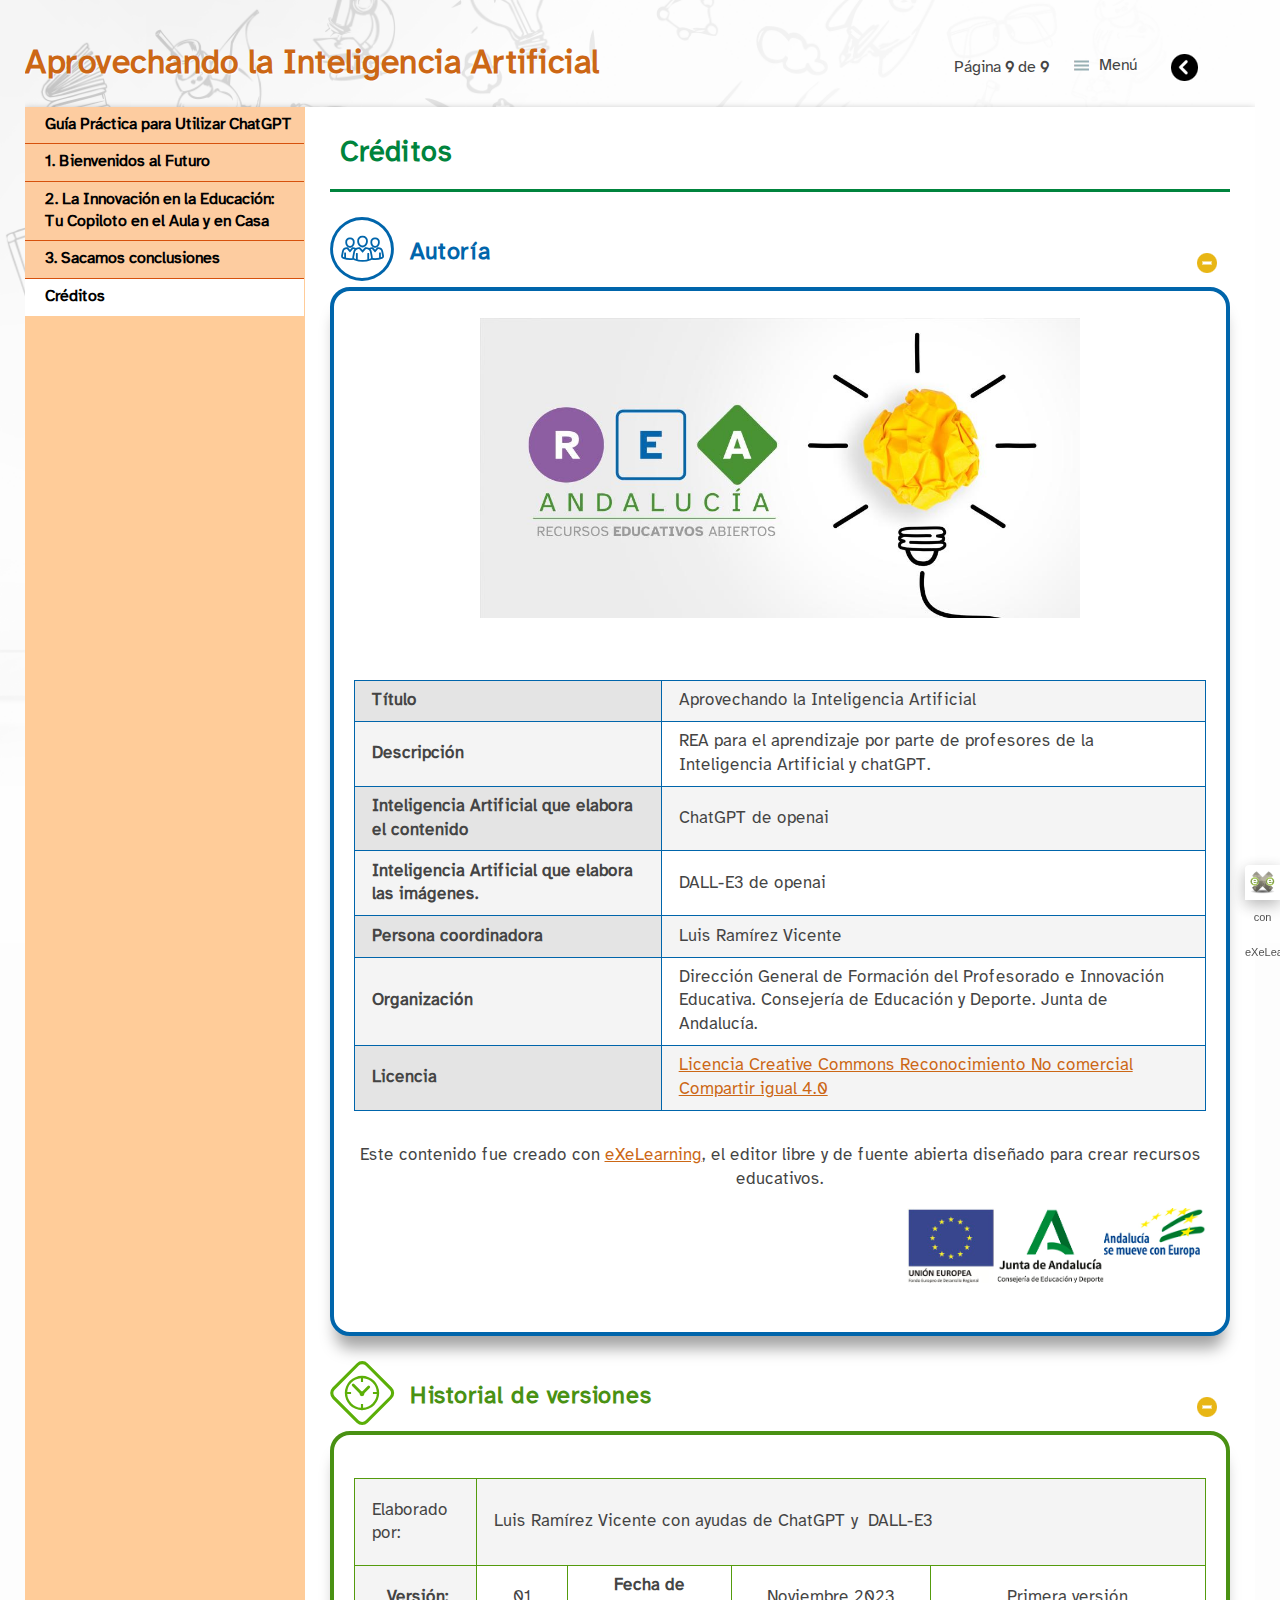
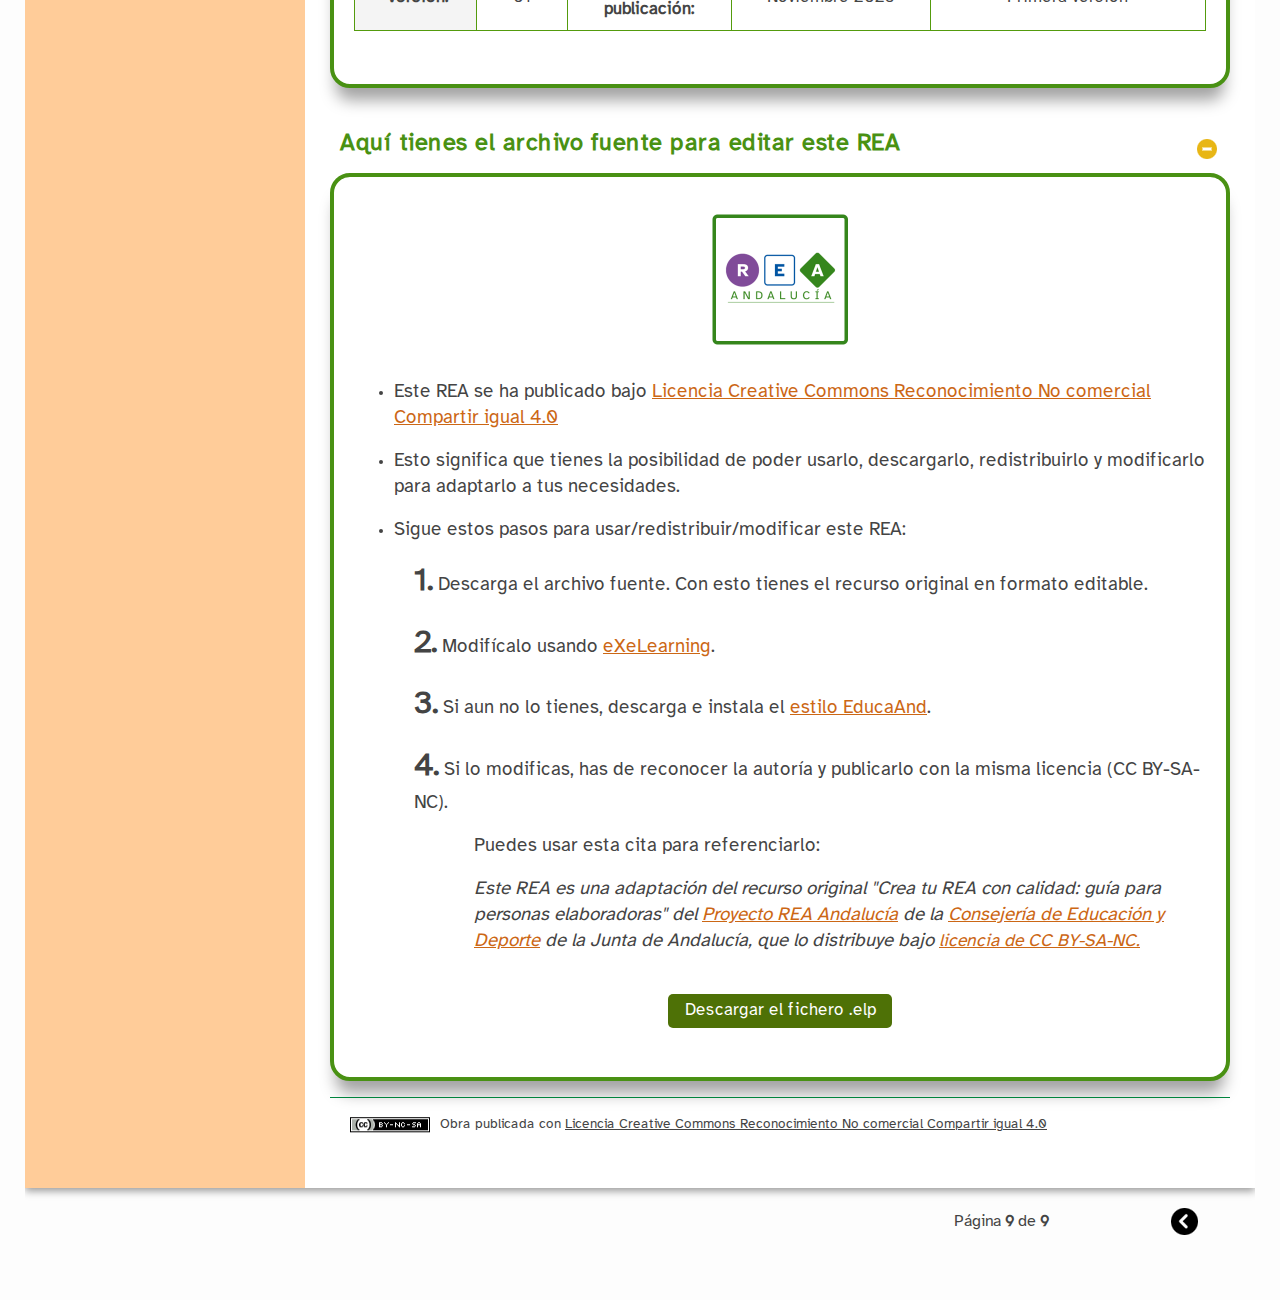
<file: crditos.html>
<!doctype html>
<html lang="es">
<head>
<link rel="stylesheet" type="text/css" href="base.css" />
<link rel="stylesheet" type="text/css" href="content.css" />
<link rel="stylesheet" type="text/css" href="nav.css" />
<meta http-equiv="content-type" content="text/html;  charset=utf-8" />
<title>Créditos | Aprovechando la Inteligencia Artificial </title>
<link rel="shortcut icon" href="favicon.ico" type="image/x-icon" />
<meta name="author" content="Luis Ramírez Vicente" />
<link rel="license" type="text/html" href="http://creativecommons.org/licenses/by-nc-sa/4.0/" />
<meta name="generator" content="eXeLearning 2.8.1 - exelearning.net" />
<!--[if lt IE 9]><script type="text/javascript" src="exe_html5.js"></script><![endif]-->
<script type="text/javascript" src="exe_jquery.js"></script>
<script type="text/javascript" src="common_i18n.js"></script>
<script type="text/javascript" src="common.js"></script>
<link rel="stylesheet" type="text/css" href="download-package.css" />
<meta name="viewport" content="width=device-width, initial-scale=1" />
</head>
<body class="exe-web-site" id="exe-node-167"><script type="text/javascript">document.body.className+=" js"</script>
<div id="content">
<p id="skipNav"><a href="#main" class="sr-av">Saltar la navegación</a></p>
<header id="header" ><div id="headerContent">Aprovechando la Inteligencia Artificial</div></header>
<nav id="siteNav">
<ul>
   <li><a href="index.html" class="daddy main-node">Guía Práctica para Utilizar ChatGPT</a></li>
   <li><a href="1_bienvenidos_al_futuro.html" class="no-ch">1. Bienvenidos al Futuro</a></li>
   <li><a href="2_la_innovacin_en_la_educacin_tu_copiloto_en_el_aula_y_en_casa.html" class="daddy">2. La Innovación en la Educación: Tu Copiloto en el Aula y en Casa</a>
   <ul class="other-section">
      <li><a href="21_tu_asistente_personal_para_disear_situaciones_de_aprendizaje.html" class="no-ch">2.1. Tu asistente personal para diseñar Situaciones de Aprendizaje</a></li>
      <li><a href="22_tu_asistente_personal_para_disear_actividades.html" class="daddy">2.2 Tu asistente personal para diseñar actividades</a>
      <ul class="other-section">
         <li><a href="a_tu_copiloto_de_lengua.html" class="no-ch">A. Tu Copiloto de lengua</a></li>
         <li><a href="b_tu_copiloto_de_ciencias.html" class="no-ch">B. Tu copiloto de Ciencias</a></li>
      </ul>
      </li>
   </ul>
   </li>
   <li><a href="3_sacamos_conclusiones.html" class="no-ch">3. Sacamos conclusiones</a></li>
   <li id="active"><a href="crditos.html" class="active no-ch">Créditos</a></li>
</ul>
</nav>
<div id='topPagination'>
<nav class="pagination noprt">
<a href="3_sacamos_conclusiones.html" class="prev"><span><span>&laquo; </span>Anterior</span></a> <span class="sep">| </span><span class="page-counter">Página <strong>9</strong> de <strong>9</strong></span>
</nav>
</div>
<div id="main-wrapper">
<section id="main">
<header id="nodeDecoration"><h1 id="nodeTitle">Créditos</h1></header>
<article class="iDevice_wrapper textIdevice em_iDevice em_iDevice_udl_exp_tareagrupal" id="id778">
<div class="iDevice emphasis1" >
<header class="iDevice_header" style="background-image:url(icon_udl_exp_tareagrupal.svg)"><h1 class="iDeviceTitle">Autoría</h1></header>
<div class="iDevice_inner">
<div class="iDevice_content_wrapper">
<div id="ta778_251_2" class="block iDevice_content">
<div class="exe-text"><h1 style="text-align: center;"><img src="IMAGEN_PROMOCIONAL.jpg" alt="Imagen del Proyecto REA Andalucía" width="600" height="300" /></h1>
<table class="exe-table"><caption></caption>
<tbody>
<tr>
<th style="width: 436.406px;">Título</th>
<td style="width: 881.406px;">Aprovechando la Inteligencia Artificial</td>
</tr>
<tr>
<th style="width: 436.406px;">Descripción</th>
<td style="width: 881.406px;">REA para el aprendizaje por parte de profesores de la Inteligencia Artificial y chatGPT.</td>
</tr>
<tr>
<th style="width: 436.406px;">Inteligencia Artificial que elabora el contenido</th>
<td style="width: 881.406px;">ChatGPT de openai</td>
</tr>
<tr>
<th style="width: 436.406px;">Inteligencia Artificial que elabora las imágenes. </th>
<td style="width: 881.406px;">DALL-E3 de openai</td>
</tr>
<tr>
<th style="width: 436.406px;">Persona coordinadora</th>
<td style="width: 881.406px;">Luis Ramírez Vicente</td>
</tr>
<tr>
<th style="width: 436.406px;">Organización</th>
<td style="width: 881.406px;">Dirección General de Formación del Profesorado e Innovación Educativa. Consejería de Educación y Deporte. Junta de Andalucía.</td>
</tr>
<tr>
<th style="width: 436.406px;">Licencia</th>
<td style="width: 881.406px;"><a rel="license noopener" href="http://creativecommons.org/licenses/by-nc-sa/4.0/" target="_blank">Licencia Creative Commons Reconocimiento No comercial Compartir igual 4.0</a></td>
</tr>
</tbody>
</table>
<p style="text-align: center;">Este contenido fue creado con <a href="http://exelearning.net/">eXeLearning</a>, el editor libre y de fuente abierta diseñado para crear recursos educativos.</p>
<p style="text-align: right;"><img src="LOGO_ANDALUCIA_SE_MUEVE.jpg" alt="Logo Andalucía se mueve con Europa" title="Logo Andalucía se mueve con Europa" width="299" height="79" /></p></div>
</div>
</div>
</div>
</div>
</article>
<article class="iDevice_wrapper textIdevice em_iDevice em_iDevice_udl_eng_temporalizacion" id="id780">
<div class="iDevice emphasis1" >
<header class="iDevice_header" style="background-image:url(icon_udl_eng_temporalizacion.svg)"><h1 class="iDeviceTitle">Historial de versiones</h1></header>
<div class="iDevice_inner">
<div class="iDevice_content_wrapper">
<div id="ta780_603_2" class="block iDevice_content">
<div class="exe-text"><table style="height: 109px; width: 101.072%;" class="exe-table" border="0">
<tbody>
<tr style="height: 69px;">
<td style="width: 14.3559%; height: 69px; background-color: #f4f4f4;">Elaborado por:</td>
<td colspan="4" style="height: 69px; background-color: #f4f4f4; width: 53.294%;">
<p style="text-align: left;">Luis Ramírez Vicente con ayudas de ChatGPT y  DALL-E3 </p>
</td>
</tr>
<tr style="height: 20px;">
<th style="width: 14.3559%; height: 40px; text-align: center;"> Versión:</th>
<td style="width: 10.7178%; height: 20px; text-align: center;">01</td>
<td style="width: 19.2724%; height: 40px; text-align: center;"><strong>Fecha de publicación:</strong><strong><br /></strong></td>
<td style="width: 23.3038%; height: 20px; text-align: center;">Noviembre 2023</td>
<td style="width: 32.35%; text-align: center; height: 20px;">Primera versión</td>
</tr>
</tbody>
</table></div>
</div>
</div>
</div>
</div>
</article>
<article class="iDevice_wrapper download-packageIdevice em_iDevice" id="id781">
<div class="iDevice emphasis1">
<header class="iDevice_header iDevice_header_noIcon"><h1 class="iDeviceTitle">Aquí tienes el archivo fuente para editar este REA</h1></header>
<div class="iDevice_inner">
<div class="iDevice_content_wrapper">
<div class="block iDevice_content" id="ta781_327_2">
<div class="exe-download-package-instructions"><p style="text-align: center;"><span style="font-size: 14pt;"><img alt="Icono proyecto REA Andalucía en el que puede verse representados los tres colores del Diseño Universal para el Aprendizaje" height="150" src="iconoREA.png" title="Icono Proyecto REA" width="150"/></span></p>
<ul>
<li><span style="font-size: 14pt;">Este REA se ha publicado bajo <a href="http://creativecommons.org/licenses/by-nc-sa/4.0/" onclick="browseURL(this); return false;" rel="noopener" target="_blank">Licencia Creative Commons Reconocimiento No comercial Compartir igual 4.0</a></span></li>
</ul>
<ul>
<li><span style="font-size: 14pt;">Esto significa que tienes la posibilidad de poder usarlo, descargarlo, redistribuirlo y modificarlo para adaptarlo a tus necesidades.</span><span style="font-size: 14pt;"></span></li>
</ul>
<ul>
<li><span style="font-size: 14pt;">Sigue estos pasos para usar/redistribuir/modificar este REA:</span><span style="font-size: 14pt;"></span></li>
</ul>
<p style="padding-left: 60px;"><span style="font-size: 14pt;"><strong><span style="font-size: 24pt;">1.</span></strong> Descarga el archivo fuente. Con esto tienes el recurso original en formato editable.</span></p>
<p style="padding-left: 60px;"><span style="font-size: 14pt;"><strong><span style="font-size: 24pt;">2.</span></strong> Modifícalo </span><span style="font-size: 14pt;">usando </span><a href="http://exelearning.net/" rel="noopener" style="font-size: 14pt;" target="_blank" title="Accede a la web de eXeLearning (abre en nueva ventana)">eXeLearning</a><span style="font-size: 14pt;">.</span></p>
<p style="padding-left: 60px;"><span style="font-size: 14pt;"><strong><span style="font-size: 24pt;">3.</span></strong> Si aun no lo tienes, descarga e instala </span><span style="font-size: 14pt;">el <a href="https://edea.juntadeandalucia.es/bancorecursos/file/6d215d5c-1983-41e3-80d1-50572b852eb9/1/guia_crea_tu_rea_proyecto_rea_andalucia.zip/3_pautas_para_el_diseo.htmll" rel="noopener" target="_blank" title="Accede al recurso Crea tu REA para el Proyecto REA Andalucía">estilo EducaAnd</a>.</span></p>
<p style="padding-left: 60px;"><span style="font-size: 14pt;"><strong><span style="font-size: 24pt;">4.</span></strong> S</span><span style="font-size: 14pt;">i lo modificas, has de reconocer la autoría y</span><span style="font-size: 14pt;"> publicarlo con la misma licencia (CC BY-SA-NC).</span></p>
<p style="padding-left: 120px;"><span style="font-size: 14pt;"></span><span style="font-size: 14pt;">Puedes usar esta cita para referenciarlo:</span></p>
<p style="padding-left: 120px;"><em><span style="font-size: 14pt;">Este REA es una adaptación del recurso original "Crea tu REA con calidad: guía para personas elaboradoras" del <a href="https://www.juntadeandalucia.es/educacion/portals/web/transformacion-digital-educativa/rea" rel="noopener" target="_blank" title="Accede a la web del Proyecto REA Andalucía (abre en nueva ventana)">Proyecto REA Andalucía</a> de la <a href="https://www.juntadeandalucia.es/educacion/portals/web/ced" rel="noopener" target="_blank">Consejería de Educación y Deporte</a> de la Junta de Andalucía, que lo distribuye bajo</span></em><em> <a href="http://creativecommons.org/licenses/by-sa/4.0/" rel="license noopener" style="font-size: 1.05em;" target="_blank">licencia de CC BY-SA-NC.</a></em></p></div><p class="exe-download-package-link"><a href="chatGPTIA.elp">Descargar el fichero .elp</a></p>
</div>
</div>
</div>
</div>
</article>
<div id="packageLicense" class="cc cc-by-nc-sa">
<p><span>Obra publicada con</span> <a rel="license" href="http://creativecommons.org/licenses/by-nc-sa/4.0/">Licencia Creative Commons Reconocimiento No comercial Compartir igual 4.0</a></p>
</div>
</section>
</div>
<div id='bottomPagination'>
<nav class="pagination noprt">
<a href="3_sacamos_conclusiones.html" class="prev"><span><span>&laquo; </span>Anterior</span></a> <span class="sep">| </span><span class="page-counter">Página <strong>9</strong> de <strong>9</strong></span>
</nav>
</div>
</div>
<p id="made-with-eXe"><a href="https://exelearning.net/" target="_blank" rel="noopener"><span>Creado con eXeLearning<span> (Ventana nueva)</span></span></a></p><script type="text/javascript" src="_style_js.js"></script></body></html>
</file>
<file: base.css>
/*
eXe
Copyright 2004-2006, University of Auckland
Copyright 2004-2007 eXe Project, New Zealand Tertiary Education Commission
base style sheet for all themes
*/
body{margin:0;padding:0 10px 10px 10px;font-family:arial,verdana,helvetica,sans-serif;font-size:.8em}#header{text-align:left;height:50px;padding-left:20px;font-size:2.2em;font-weight:bold}a{text-decoration:none}a:hover,a:focus{text-decoration:underline}img.submit,img.help,img.info,img.gallery{border:0}li{list-style-position:inside}#nodeDecoration{padding:.1em;border-bottom:0;text-align:right}.block,.feedback{display:block;padding-top:.25em;padding-bottom:.25em}.feedback{font-family:times,serif;font-size:120%}.feedback-button p{margin:0}.emphasis0{padding-left:0;margin:0}.iDeviceTitle{font-weight:bold;position:relative;top:-18px}input.feedbackbutton{margin-top:10px;margin-bottom:10px}.popupDiv{background-color:#EDEFF0;border:2px solid #607489;padding:0 4px 4px 4px;margin-left:15px;text-align:left;z-index:99;border-radius:3px}.popupDivLabel{text-align:center;font:message-box;font-weight:bold;color:#fff;cursor:move;margin:0 -4px;background-image:url(popup_bg.gif)}@media print{.feedback{display:block!important}.feedback.iDevice_solution a{text-decoration:none;color:inherit}.iDevice_solution li span{display:none}div.node,article.node{page-break-after:always}.external-iframe{display:none}.external-iframe-src{display:block!important;margin:2em 0;font-size:.95em;text-align:center}#made-with-eXe{display:none}}.external-iframe{border:0}.iDevice a,#siteFooter a,#packageLicense a,.toggle-idevice a{text-decoration:underline}.iDevice a:hover,#siteFooter a:hover,#packageLicense a:hover,.toggle-idevice a:hover{text-decoration:none}.pre-code{background:#112C4A;color:#E7ECF1;font-family:Monaco,Courier,monospace;border-radius:9px;font-size:12px;margin:2em 1em;overflow:auto;padding:20px}.iDevice_content{position:relative;max-width:100%}.exe-epub3 .iDevice_content{position:static}.iDevice_header{background-position:0 50%;background-repeat:no-repeat}.iDevice_header.iDevice_header_noIcon{background-image:none;padding:5px 0}.TrueFalseIdevice label{white-space:nowrap;margin-right:1em;line-height:1.7em}.exe-dl{margin-bottom:2em;margin-left:1.5em}.exe-dl dt{font-weight:bold}.exe-dl dd{margin:1em 1.5em}.js .exe-dl dt{margin:1.2em 0 0 0}.exe-dl dt a{text-decoration:underline}.exe-dl .icon{font-family:Arial,sans-serif;display:block;width:20px;height:20px;font-size:16px;margin-right:1em;line-height:20px;text-align:center;float:left;border-radius:2px;position:relative}@media all and (min-width:1px){.exe-dl dt a{align-items:center;display:flex;text-decoration:none}.exe-dl .icon{height:18px;line-height:18px;width:18px;padding:1px;font:18px monospace;font-weight:bold;display:flex;justify-content:center;align-items:center}}.exe-dl-toggler{height:20px;margin:1.5em}.exe-dl-toggler a{margin-left:0;font-weight:bold}.js .exe-dl dd{display:none;padding-left:0;margin:1em 1em 1em 37px}.exe-math{display:block;margin:2em 0}.exe-math,.MathJax_Display{text-align:left!important}.exe-math.position-center,.position-center .MathJax_Display,[style*="text-align: center"] .MathJax_Display{text-align:center!important}.exe-math.position-right,.position-right .MathJax_Display,[style*="text-align: right"] .MathJax_Display{text-align:right!important}.js .show-image .exe-math-code,.js .show-code .exe-math-img{display:none}.exe-math-links{font-size:.85em}.exe-math-inline{display:inline;margin:0 .1em!important}.exe-figure{margin:2em 0;max-width:100%}.position-center{margin:2em auto}.position-right{margin:2em 0 2em auto}.float-left{float:left;margin:.5em 1.5em 1em 0}.float-right{float:right;margin:.5em 0 1em 2em}.figcaption{padding-top:.2em}.figcaption.header{padding-top:0;padding-bottom:.2em}.exe-layout-2-cols,.exe-layout-3-cols{width:100%}.exe-layout-2-cols .exe-col{float:left;width:49%}.exe-layout-2-cols .exe-col-1{padding-right:1%}.exe-layout-2-cols .exe-col-2{padding-left:1%}.exe-layout-2-30-70 .exe-col{width:69%}.exe-layout-2-30-70 .exe-col-1{width:29%}.exe-layout-2-70-30 .exe-col{width:29%}.exe-layout-2-70-30 .exe-col-1{width:69%}.exe-layout-3-cols .exe-col{float:left;width:32%}.exe-layout-3-cols .exe-col-1,.exe-layout-3-cols .exe-col-2{padding-right:2%}.exe-block-warning{background:#FCF8E3;color:#796034;border:1px solid #FAEBCC;padding:0 1em;border-radius:4px}p.exe-block-warning{padding:1em}.exe-block-alert{background:#ffc;color:#855000;border:1px solid #FFF099;padding:0 1em;border-radius:4px}p.exe-block-alert{padding:1em}.exe-block-danger{background:#FEF0EF;color:#973C3B;border:1px solid #F3DADD;padding:0 1em;border-radius:4px}p.exe-block-danger{padding:1em}.exe-block-info{background:#E1F1F9;color:#2B627D;border:1px solid #C9EDF4;padding:0 1em;border-radius:4px}p.exe-block-info{padding:1em}.exe-block-success{background:#E5F3E0;color:#336634;border:1px solid #DEEDD1;padding:0 1em;border-radius:4px}p.exe-block-success{padding:1em}.exe-block-warning a{color:#4F360A}.exe-block-alert a{color:#5B2600}.exe-block-danger a{color:#6D1211}.exe-block-info a{color:#063853}.exe-block-success a{color:#093C0A}div.exe-block-warning,div.exe-block-alert,div.exe-block-danger,div.exe-block-info,div.exe-block-success{margin:1em 0}.js a.exe-enlarge{position:relative;display:block}.exe-enlarge-icon{display:none;width:30px;height:30px;position:absolute;top:50%;left:50%;margin:-15px 0 0 -15px;border-radius:15px;background:#333;z-index:10;box-shadow:0 0 7px 0 #DDD}.exe-enlarge-icon b{width:30px;height:30px;line-height:30px;text-align:center;display:block;font-size:1.3em;color:#FFF}.exe-enlarge-icon b:before{content:"+"}.js a.exe-enlarge:hover img,.js a.exe-enlarge:focus img{opacity:.7;filter:alpha(opacity=70)}a.exe-enlarge:hover .exe-enlarge-icon,a.exe-enlarge:focus .exe-enlarge-icon{display:block;*display:none}.exe-clear{overflow:auto}.toggle-idevice,.exe-hidden,.js-required,.js .js-hidden,.exe-mindmap-code{display:none}.js .js-required{display:block}#packageLicense{text-align:center}.js #main .iDevice_hint_title{font-size:1em;margin-top:0;font-weight:normal;*margin-top:1em}.iDevice_hint{margin-bottom:1.5em}.iDevice_hint_title a{background-repeat:no-repeat;background-position:0 50%;padding-left:23px;text-decoration:none}.iDevice_hint_content{padding:0 23px}.iDevice_answer{overflow:hidden;*margin:1.5em 0}.iDevice_answer{overflow:hidden}.iDevice_answer p{margin-top:0}.iDevice_answer-field{width:2.5em;float:left}.js .iDevice_answer-content,.js .iDevice_answer-feedback{padding-left:2.5em}.hidden-idevice .image_text{display:none}abbr[title],acronym[title]{text-decoration:none;border-bottom:1px dotted}.pagination.page-counter{text-align:center}.pagination.noprt .sep{display:none}.pagination.noprt .page-counter{margin-right:20px}#topPagination .page-counter{margin-left:20px;margin-right:0}#skipNav{margin:0;position:absolute;width:100%}.sr-av,.js .js-sr-av,#skipNav a,.exe-hidden-accessible,.js .exe-tooltip-text{position:absolute;overflow:hidden;clip:rect(0 0 0 0);clip:rect(0,0,0,0);height:0}#skipNav a{background:#333;color:#fff;padding:.4em .85em}#skipNav a:active,#skipNav a:focus{position:static;overflow:visible;clip:auto;height:auto}.exe-table{margin:2em auto;max-width:100%;border:1px solid #CCC;border-collapse:collapse;border-spacing:0}.exe-table tr{background:#fff}.exe-table caption{padding:.5em 0;text-align:center;font-style:italic}.exe-table td,.exe-table th{border:1px solid #CCC;margin:0;padding:.5em 1em}.exe-table thead{background:#ddd;color:#000;text-align:left}.exe-table tr:nth-child(2n-1) td,.exe-table tbody tr:nth-child(2n-1) th{background:#F4F4F4}.exe-table tbody tr:nth-child(2n) th{background:#F4F4F4}.exe-table tbody tr:nth-child(2n-1) th{background:#E4E4E4}.exe-table thead+tbody tr:nth-child(2n) th{background:#fff}.exe-table thead+tbody tr:nth-child(2n-1) th{background:#F4F4F4}.exe-table-minimalist{margin:2em auto;border-collapse:collapse}.exe-table-minimalist tr{background:#fff}.exe-table-minimalist thead th{color:#000;padding:.6em 1.5em .6em .8em;border-bottom:2px solid #CCC;text-align:left}.exe-table-minimalist td,.exe-table-minimalist tbody th{border-bottom:1px solid #ccc;color:#555;padding:.5em 1.5em .5em .8em}.exe-table-minimalist tbody tr:hover td,.exe-table-minimalist tbody tr:hover th{color:#222}.exe-table-minimalist tr:nth-child(2n-1) td,.exe-table-minimalist tbody tr:nth-child(2n-1) th{background:#F9F9F9}.exe-table-minimalist caption{text-align:center;font-style:italic;border-bottom:2px solid #CCC;padding:.6em 0}.exe-table-responsive{display:block;overflow-x:auto;border:none}.exe-table-responsive,.exe-table-responsive th,.exe-table-responsive tr,.exe-table-responsive td{width:auto!important}body .qtip{font-size:.85em;line-height:1.5em}.qtip .exe-tooltip-text{position:relative;overflow:auto;clip:auto;height:auto}ol.auto-numbered{counter-reset:item}.auto-numbered ol{counter-reset:item}.auto-numbered li{display:block}.auto-numbered li:before{content:counters(item,".") ".- ";counter-increment:item}.exe-quote-cite cite{display:block;text-align:right;margin-top:-.5em}.exe-link-data{font-size:.8em;margin:0 .2em}.exe-link-data abbr{cursor:help}.styled-qc{font-family:Georgia,serif;font-style:italic;margin:1.5em 2.5em;padding:.25em 3.5em;position:relative}.styled-qc:before{display:block;content:"\201C";font-size:5em;position:absolute;left:0;top:-20px}.js .pbl-task-info{visibility:hidden}.pbl-task-info dt{float:left;font-weight:bold;margin-right:.5em}.pbl-task-info{overflow:hidden;margin:1em 0 1.5em 20px;width:auto;float:right;text-align:right}.pbl-task-info dt{margin:0;float:left;clear:left;width:150px}.pbl-task-info dd{margin:0 0 0 150px;text-align:left;padding-left:.5em}.pbl-task-info dd:after{content:'';display:block;clear:both}.pbl-task-description{clear:both}iframe,object,embed{max-width:100%}img,video{max-width:100%;height:auto}@media all and (max-width:992px){.exe-layout-3-cols .exe-col{float:none;width:100%;padding:0}.exe-layout-3-cols .exe-col .exe-figure{margin:2em auto}}@media all and (max-width:780px){.styled-qc{margin:1.5em .5em}.exe-layout-2-cols .exe-col{float:none;width:100%;padding:0}.exe-layout-2-cols .exe-col .exe-figure{margin:2em auto}}#exe-client-search-form{text-align:right;margin-bottom:2em}#exe-client-search-form p{margin:0}#exe-client-search-text{border:1px solid #ddd;padding:5px 10px;width:250px;max-width:60%}#exe-client-search-submit{border:1px solid #ddd;padding:5px 10px;background:#ddd;margin-left:-.4em;color:#333}.exe-client-search-results #nodeTitle,.exe-client-search-results .iDevice_wrapper,#exe-client-search-results,#exe-client-search-reset{display:none}.exe-client-search-results #exe-client-search-results{display:block}.exe-client-search-results #exe-client-search-reset{display:inline;line-height:2em}#exe-client-search-results p{margin-top:1.5em}#exe-client-search-results ul{margin:1.5em 1.5em 3em 1.5em;padding:0;list-style:none}#main #exe-client-search-results li{list-style-image:none;margin-bottom:1.5em}#exe-client-search-results a{font-size:1.15em}.exe-client-search-result{background:yellow}.exe-client-search-read-more{font-size:.7em;margin-left:.2em}#exe-client-search-reset{margin-left:.5em}@media all and (max-width:700px){#exe-client-search-form{text-align:center}}@media all and (max-width:600px){.exe-client-search-results #exe-client-search-reset{display:block;margin:1em 0 0 0}}#made-with-eXe{margin:0;position:fixed;bottom:0;right:0}#made-with-eXe a{text-decoration:none;box-shadow:rgba(0,0,0,0.35) 0 5px 15px;border-top-left-radius:4px;color:#222;font-size:11px;font-family:Arial,sans-serif;line-height:35px;width:35px;height:35px;background:#fff url(exe_powered_logo.png) no-repeat 0 50%;display:block;background-size:auto 23px;text-decoration:none;transition:.5s;opacity:.8}#made-with-eXe span{padding-left:35px;padding-right:5px}#made-with-eXe span span{position:absolute;overflow:hidden;clip:rect(0 0 0 0);clip:rect(0,0,0,0);height:0}#made-with-eXe a:hover{width:auto;padding:0 5px;background-position:5px 50%;opacity:1}
</file>
<file: content.css>
/* vietnamese */
@font-face{font-family:'Atkinson Hyperlegible';font-style:normal;font-weight:300;src:local('Atkinson Hyperlegible'),local('EncodeSans-Light'),url(Atkinson-Hyperlegible-Regular-102a.woff2) format('woff2');unicode-range:U+0102-0103,U+0110-0111,U+1EA0-1EF9,U+20AB}
/* latin-ext */
@font-face{font-family:'Atkinson Hyperlegible';font-style:normal;font-weight:300;src:local('Atkinson Hyperlegible'),local('EncodeSans-Light'),url(Atkinson-Hyperlegible-Regular-102a.woff2) format('woff2');unicode-range:U+0100-024F,U+0259,U+1E00-1EFF,U+2020,U+20A0-20AB,U+20AD-20CF,U+2113,U+2C60-2C7F,U+A720-A7FF}
/* latin */
@font-face{font-family:'Atkinson Hyperlegible';font-style:normal;font-weight:300;src:local('Atkinson Hyperlegible'),local('EncodeSans-Light'),url(Atkinson-Hyperlegible-Regular-102a.woff2) format('woff2');unicode-range:U+0000-00FF,U+0131,U+0152-0153,U+02BB-02BC,U+02C6,U+02DA,U+02DC,U+2000-206F,U+2074,U+20AC,U+2122,U+2191,U+2193,U+2212,U+2215,U+FEFF,U+FFFD}
html,body{min-height:100%}
html{padding:0}
body{font:1.05em/1.4 "Atkinson Hyperlegible",Arial,Helvetica,sans-serif;padding:20px;margin:0;text-align:left;color:#444;background:#fff}
input,select,textarea,.feedback{font-family:"Atkinson Hyperlegible",​Arial,Helvetica,sans-serif;font-size:1em}
.pre-code,.highlighted-code{font-family:"Atkinson Hyperlegible",​Arial,Helvetica,sans-serif;font-size:.9em;border-radius:0}
a{color:#cc6715}
/* Header is also in single page */
header#header #headerContent h1{color:#cc6715;border:none;margin-right:75px}
#header h1{margin:0;font-size:1em;color:#00843D}
#emptyHeader,#nodeDecoration{height:auto;font-size:1em;text-align:left;letter-spacing:.5px;padding:16px 25px 16px 10px;border-bottom:3px solid #00843D;margin-bottom:0;background:url(_style_logo.png) no-repeat 100% 50%}
#header{height:auto;font-size:1em;text-align:left;letter-spacing:.5px;padding:16px 25px 16px 0px;border:none;margin-bottom:0;background:url(_style_logo.png) no-repeat 100% 50%}
.exe-single-page #header{font-size:1.55em}
#nodeTitle{font-size:1.55em;margin:0;color:#00843D;padding-right:60px}
#header h1,#nodeTitle{text-shadow:0 0 8px rgba(255,255,255,.6),0 0 5px rgba(255,255,255,.6),0 0 2px rgba(255,255,255,.9)}
#exe-node-0 header.nodeDecoration h1.nodeTitle{color:#fff;background-color:#00843d;padding:5px 5px 5px 15px;margin:5px 0 0 0 !important;border:none!important}
h1#nodeTitle{margin-right:30px}
/* Safe long titles in SCORM */
@media (max-width:420px){
	#header{font-size:21px}
	h1#nodeTitle{margin-right:80px;line-height:1.1em;font-size:21px}
	body .iDeviceTitle{font-size:20px}
	body .iDevice_header .toggle-idevice{position:absolute;right:13px;bottom:48px;margin:0}
}
/* .nodeTitle in single page */
.nodeTitle{padding:5px 0;border-bottom:2px solid #00843D;margin:5px 5px 5px 0;color:#00843D;letter-spacing:.5px;font-size:1.5em;padding-right:60px}
h1{font-size:1.5em;color:#444;letter-spacing:.5px;font-weight:bold}
h2{font-size:1.4em;color:#444;letter-spacing:.5px;font-weight:bold}
h3{font-size:1.35em;color:#444;letter-spacing:.5px;font-weight:bold}
h4{font-size:1.2em;font-weight:bold;color:#444}
h5{font-size:1.1em;font-weight:bold;color:#444}
h6{font-size:1em;font-weight:bold;color:#444}
p{margin:1em 0}
ol,ul{color:#444}
#main{height:auto!important;height:300px;min-height:300px;padding-top:10px}
#main h4{font-size:1.2em}
#main h5{font-size:1.1em}
#main h6{font-size:1em}
.iDevice{margin:25px 0 1em 0}
/* Modals */
#pp_full_res .pp_title{color:#00843D;margin:0;padding:1em 0 .25em 0}
#pp_full_res .pp_inline p{color:#444}
/* SCORM navigation */
.previousnext a.previouslink,
section.previousnext{display:none}
/* Tables */
.exe-table thead tr{background:none}

/* Blue iDevices (default) */

/* iDevice title */
.iDeviceTitle{font-size:1.4em;display:inline;font-weight:normal;vertical-align:middle;top:0;color:#2E2E2E;letter-spacing:.5px;font-weight:bold}
.iDeviceTitle:before{content:" ";display:block;width:15px;height:15px}
/* iDevice content */
.iDevice_content{word-wrap:break-word;overflow:auto;text-align:left}
/*.iDevice_inner*/
.iDevice_inner{padding:10px 20px 20px 20px;background:#fff;box-shadow:0px 18px 16px -6px rgba(0,0,0,0.37);border-radius:20px;border:4px solid #0065AB}
.iDeviceTitle{color:#0065AB}
/* iDevice icons */
.iDevice_header{background:url(icon_udl_exp_interactivo.svg) no-repeat 0 50%;padding:5px 0 5px 80px;position:relative;min-height:60px}
.iDevice .iDevice_header.iDevice_header_noIcon{padding:0 0 0 10px;background-image:none}
/* Buttons */
.feedbackbutton,.feedback-button input,.iDevice_buttons input{text-decoration:none;background-color:#0065ab;padding:.3em 1em;color:#fff;transition:background-color 0.4s ease-in-out;display:inline-block;border:none;cursor:pointer}
.feedbackbutton:hover,.feedback-button input:hover,.iDevice_buttons input:hover{background-color:#004b80}

.emphasis0 .feedbackbutton,.emphasis0 .feedback-button input,.emphasis0 .iDevice_buttons input{background-color:#CC6715}
.emphasis0 .feedbackbutton:hover,.emphasis0 .feedback-button input:hover,.emphasis0 .iDevice_buttons input:hover{background-color:#9D4C0A}

.activityIdevice .iDevice_header{background-image:url(icon_udl_exp_actividad.svg)}
.readingIdevice .iDevice_header{background-image:url(icon_udl_exp_lee.svg)}

.iDevice_wrapper[class*='em_iDevice_udl_exp'] .exe-table,
.UDLcontentIdevice-exp .exe-table{border-color:#0065ab}
.iDevice_wrapper[class*='em_iDevice_udl_exp'] .exe-table td,.iDevice_wrapper[class*='em_iDevice_udl_exp'] .exe-table th,
.UDLcontentIdevice-exp .exe-table td,.UDLcontentIdevice-exp .exe-table th{border-color:#0065ab}
.iDevice_wrapper[class*='em_iDevice_udl_exp'] .exe-table thead,
.UDLcontentIdevice-exp .exe-table thead{background:#005088;color:#FFF}

/* Green iDevices */
.iDevice_wrapper[class*='em_iDevice_udl_eng'] .iDeviceTitle,
.objectivesIdevice .iDeviceTitle,
.download-packageIdevice .iDeviceTitle,
.RssIdevice .iDeviceTitle,
.RubricIdevice .iDeviceTitle,
.OrientacionesalumnadofpdIdevice .iDeviceTitle,
.OrientacionestutoriafpdIdevice .iDeviceTitle,
.UDLcontentIdevice-eng .iDeviceTitle{color:#499113}

.iDevice_wrapper[class*='em_iDevice_udl_eng'] .iDevice_inner,
.objectivesIdevice .iDevice_inner,
.download-packageIdevice .iDevice_inner,
.RssIdevice .iDevice_inner,
.RubricIdevice .iDevice_inner,
.OrientacionesalumnadofpdIdevice .iDevice_inner,
.OrientacionestutoriafpdIdevice .iDevice_inner,
.UDLcontentIdevice-eng .iDevice_inner{border-color:#499113}

.objectivesIdevice .iDevice_header{background-image:url(icon_udl_eng_objetivos.svg)}
.download-packageIdevice .iDevice_header{background-image:url(icon_udl_eng_descarga.svg);padding-left:95px}
.RssIdevice .iDevice_header{background-image:url(icon_udl_eng_rss.svg)}
.RubricIdevice .iDevice_header{background-image:url(icon_udl_eng_rubrica.svg)}
.OrientacionesalumnadofpdIdevice .iDevice_header,
.OrientacionestutoriafpdIdevice .iDevice_header{background-image:url(icon_udl_eng_rubrica.svg)}

.iDevice_wrapper[class*='em_iDevice_udl_eng'] .exe-table,
.UDLcontentIdevice-eng .exe-table{background:#fff;border-color:#549b0d}
.iDevice_wrapper[class*='em_iDevice_udl_eng'] .exe-table td,.iDevice_wrapper[class*='em_iDevice_udl_eng'] .exe-table th,
.UDLcontentIdevice-eng .exe-table td,.UDLcontentIdevice-eng .exe-table th{border-color:#549b0d}
.iDevice_wrapper[class*='em_iDevice_udl_eng'] .exe-table thead,
.UDLcontentIdevice-eng .exe-table thead{background:#437c0a;color:#FFF}

.em_iDevice_udl_eng_like .feedbackbutton,.em_iDevice_udl_eng_like .feedback-button input,.em_iDevice_udl_eng_like .iDevice_buttons input,
.UDLcontentIdevice-eng .feedbackbutton,.UDLcontentIdevice-eng .feedback-button input,.UDLcontentIdevice-eng .iDevice_buttons input{background-color:#499113}
.em_iDevice_udl_eng_like .feedbackbutton:hover,.em_iDevice_udl_eng_like .feedback-button input:hover,.em_iDevice_udl_eng_like .iDevice_buttons input:hover,
.UDLcontentIdevice-eng .feedbackbutton:hover,.UDLcontentIdevice-eng .feedback-button input:hover,.UDLcontentIdevice-eng .iDevice_buttons input:hover{background-color:#366c0e}

/* Purple iDevices */
.iDevice_wrapper[class*='em_iDevice_udl_rep'] .iDeviceTitle,
.GalleryIdevice .iDeviceTitle,
.FileAttachIdeviceInc .iDeviceTitle,
.CasopracticofpdIdevice .iDeviceTitle,
.CasestudyIdevice .iDeviceTitle,
.CitasparapensarfpdIdevice .iDeviceTitle,
.ReflectionfpdIdevice .iDeviceTitle,
.ReflectionfpdmodifIdevice .iDeviceTitle,
.ReflectionIdevice .iDeviceTitle,
.EjercicioresueltofpdIdevice .iDeviceTitle,
.ParasabermasfpdIdevice .iDeviceTitle,
.RecomendacionfpdIdevice .iDeviceTitle,
.DebesconocerfpdIdevice .iDeviceTitle,
.preknowledgeIdevice .iDeviceTitle,
.WikipediaIdevice .iDeviceTitle,
.UDLcontentIdevice-rep .iDeviceTitle{color:#A25AC4}

.iDevice_wrapper[class*='em_iDevice_udl_rep'] .iDevice_inner,
.GalleryIdevice .iDevice_inner,
.FileAttachIdeviceInc .iDevice_inner,
.CasopracticofpdIdevice .iDevice_inner,
.CasestudyIdevice .iDevice_inner,
.CitasparapensarfpdIdevice .iDevice_inner,
.ReflectionfpdIdevice .iDevice_inner,
.ReflectionfpdmodifIdevice .iDevice_inner,
.ReflectionIdevice .iDevice_inner,
.EjercicioresueltofpdIdevice .iDevice_inner,
.ParasabermasfpdIdevice .iDevice_inner,
.RecomendacionfpdIdevice .iDevice_inner,
.DebesconocerfpdIdevice .iDevice_inner,
.preknowledgeIdevice .iDevice_inner,
.WikipediaIdevice .iDevice_inner,
.UDLcontentIdevice-rep .iDevice_inner{border-color:#A25AC4}

.GalleryIdevice .iDevice_header{background-image:url(icon_udl_rep_galeria.svg)}
.FileAttachIdeviceInc .iDevice_header{background-image:url(icon_udl_rep_adjunto.svg)}
.CasopracticofpdIdevice .iDevice_header,
.CasestudyIdevice .iDevice_header{background-image:url(icon_udl_rep_caso.svg)}
.CitasparapensarfpdIdevice .iDevice_header,
.ReflectionfpdIdevice .iDevice_header,
.ReflectionfpdmodifIdevice .iDevice_header,
.ReflectionIdevice .iDevice_header{background-image:url(icon_udl_rep_reflexion.svg)}
.EjercicioresueltofpdIdevice .iDevice_header{background-image:url(icon_udl_rep_ejemplo.svg)}
.ParasabermasfpdIdevice .iDevice_header,
.WikipediaIdevice .iDevice_header{background-image:url(icon_udl_rep_informarse.svg)}
.RecomendacionfpdIdevice .iDevice_header{background-image:url(icon_udl_rep_recomienda.svg)}
.DebesconocerfpdIdevice .iDevice_header,
.preknowledgeIdevice .iDevice_header{background-image:url(icon_udl_rep_conocer.svg)}

.iDevice_wrapper[class*='em_iDevice_udl_rep'] .exe-table,
.UDLcontentIdevice-rep .exe-table{background:#fff;border-color:#784aba}
.iDevice_wrapper[class*='em_iDevice_udl_rep'] .exe-table td,.iDevice_wrapper[class*='em_iDevice_udl_rep'] .exe-table th,
.UDLcontentIdevice-rep .exe-table td,.UDLcontentIdevice-rep .exe-table th{border-color:#784aba}
.iDevice_wrapper[class*='em_iDevice_udl_rep'] .exe-table thead,
.UDLcontentIdevice-rep .exe-table thead{background:#5f3996;color:#FFF}

.em_iDevice_udl_rep_like .feedbackbutton,.em_iDevice_udl_rep_like .feedback-button input,.em_iDevice_udl_rep_like .iDevice_buttons input,
.UDLcontentIdevice-rep .feedbackbutton,.UDLcontentIdevice-rep .feedback-button input,.UDLcontentIdevice-rep .iDevice_buttons input{background-color:#a25ac4}
.em_iDevice_udl_rep_like .feedbackbutton:hover,.em_iDevice_udl_rep_like .feedback-button input:hover,.em_iDevice_udl_rep_like .iDevice_buttons input:hover,
.UDLcontentIdevice-rep .feedbackbutton:hover,.UDLcontentIdevice-rep .feedback-button input:hover,.UDLcontentIdevice-rep .iDevice_buttons input:hover{background-color:#7d389e}

.FileAttachIdeviceInc a{color:#412866}

/* Carousel */
.js .exe-carousel h2{color:#7c3f06}
.fx-carousel-pagination a{background:#ee7f1a;text-decoration:none!important;color:#7c3f06;font-weight:bold}
.fx-carousel-pagination a:hover,.fx-carousel-pagination a:focus{text-decoration:none;color:#444}
.fx-carousel-pagination .fx-current a{background:#73D413;color:#444;text-decoration:none}
.fx-carousel-content{display:none;background:#fff;padding:1px 15px .5em 15px;border-radius:5px;margin:0 65px;border:1px solid #444}

/* Pagination */
.js .exe-paginated h2{color:#7c3f06}
.js .fx-pagination a{background:#ee7f1a;text-decoration:none!important;color:#444!important}
.fx-pagination a:hover,.fx-pagination a:focus{color:#444}
.js .fx-pagination .fx-current a{background:#73D413;color:#fff;text-decoration:none!important}
.fx-page-content{background:#fff;border:1px solid #444}

/* Accordion */
.exe-accordion,.exe-accordion *{-webkit-box-sizing:border-box;-moz-box-sizing:border-box;box-sizing:border-box}
.exe-accordion{width:90%;margin:2em 0 2em 5%;border-top:1px solid #cc6715;border-left:1px solid #cc6715;border-right:2px solid #cc6715;border-bottom:2px solid #cc6715}
.js .exe-accordion{overflow:hidden;box-shadow:0px 1px 3px rgba(0,0,0,0.25);border-radius:3px;background:#f1f1f1;width:86%;margin:0px auto}
.fx-accordion-title,.exe-accordion h2{width:100%;padding:15px;display:inline-block;background-color:#fff;transition:all linear 0.15s;color:#cc6715}
a.fx-accordion-title h2:before{content:'+';font-size:1em;background-color:#cc6715;color:white;transition:transform .5s ease-in;position:relative;left:-15px}
a.fx-accordion-title h2:hover:before{content:"\25be";font-size:1em;background-color:#cc6715;color:white;transition:transform .5s ease-in;position:relative;left:-15px}
.fx-accordion-title{border-top:1px solid #cc6715!important}
.fx-accordion-title-0{border-bottom:1px solid #cc6715}
#main .exe-accordion h2{margin:0;font-size:1em;font-weight:bold}
.js .exe-accordion h2{padding:0;border:0;display:block;background:none}
.js .fx-accordion-title{text-decoration:none;padding:10px 15px 10px 0px;color:#cc6715!important;background-color:#fff!important}
.fx-accordion-title.active,.fx-accordion-title:hover{filter:alpha(opacity=90);opacity:.9;text-decoration:none}
.fx-accordion-section:last-child .fx-accordion-title{border-left:20px solid #cc6715!important}
.fx-afx-accordion-titleccordion-content{padding:0 15px;display:none;background-color:#f1f1f1;border-top:1px solid #cc6715}

/* Tabs */
.exe-tabs .fx-tabs a{padding:20px 15px}
.exe-tabs .fx-tabs a:hover,.exe-tabs .fx-tabs a:focus{text-decoration:none}
.fx-tabs .fx-current a{background:#f3f3f3;border-top:5px solid #cc6715;padding:15px}
.exe-tabs .fx-tabs a:before{content:'\229C';padding-right:10px}
.exe-tabs .fx-tab-content{background:#f3f3f3;padding:15px;border-top:5px solid #cc6715;position:relative;z-index:99;bottom:10px}
.exe-tabs .fx-default-panel{border-top-left-radius:0}
.exe-tabs .fx-tabs .fx-current a{background:#f3f3f3;border-top:5px solid #cc6715;padding:15px;color:#cc6715}
.iDevice_content .exe-tabs .fx-tab-content{background:#f3f3f3;border-top:5px solid #cc6715;padding:15px;color:#444}
.exe-tabs .fx-tabs a,.exe-tabs .fx-tabs a:before{color:#cc6715}
.iDevice_wrapper[class*='em_iDevice_udl_eng'] .exe-tabs .fx-tabs .fx-current a{border-top-color:#549b0d;color:#499113}
.iDevice_wrapper[class*='em_iDevice_udl_rep'] .exe-tabs .fx-tabs .fx-current a{border-top-color:#784aba;color:#784aba}
.iDevice_wrapper[class*='em_iDevice_udl_exp'] .exe-tabs .fx-tabs .fx-current a{border-top-color:#0065ab;color:#0065ab}
.iDevice_wrapper[class*='em_iDevice_udl_eng'] .exe-tabs .fx-tab-content{border-top-color:#549b0d;color:#444}
.iDevice_wrapper[class*='em_iDevice_udl_rep'] .exe-tabs .fx-tab-content{border-top-color:#784aba;color:#444}
.iDevice_wrapper[class*='em_iDevice_udl_exp'] .exe-tabs .fx-tab-content{border-top-color:#0065ab;position:relative;z-index:99;bottom:10px;color:#444}
.iDevice_wrapper[class*='em_iDevice_udl_eng'] .exe-tabs .fx-tabs a,.iDevice_wrapper[class*='em_iDevice_udl_eng'] .exe-tabs .fx-tabs a:before{color:#499113}
.iDevice_wrapper[class*='em_iDevice_udl_rep'] .exe-tabs .fx-tabs a,.iDevice_wrapper[class*='em_iDevice_udl_rep'] .exe-tabs .fx-tabs a:before{color:#784aba}
.iDevice_wrapper[class*='em_iDevice_udl_exp'] .exe-tabs .fx-tabs a,.iDevice_wrapper[class*='em_iDevice_udl_exp'] .exe-tabs .fx-tabs a:before{color:#0065ab}

/* Time line */
div.fx-timeline-container{border-left:2px solid #872C1A!important}
.fx-timeline-major h2 a{background-color:#872C1A!important}
.fx-timeline-major h2 a:hover,.fx-timeline-major h2 a:focus{background-color:#9C4938!important}
.fx-timeline-minor h3 a{color:#872C1A!important}
.fx-timeline-minor h3 a:after{content:"\21D8";margin-left:10px;color:#872C1A!important}
.fx-timeline-minor h3 a.open:after{content:"\21D6";margin-left:10px;color:#872C1A!important}
.fx-timeline-minor h3 a:hover,.fx-timeline-minor h3 a:focus{color:#872C1A!important}
.fx-timeline-container a.fx-timeline-expand{color:#7c3f06!important;background:#fff!important;border:1px solid #7c3f06;font-weight:bold}
.fx-timeline-container a.fx-timeline-expand:hover{color:#fff!important;background:#872C1A!important}

/* Note */
.classnote{border:2px solid #444;-webkit-border-bottom-left-radius:20px;-moz-border-radius-bottom-left:20px;border-bottom-left-radius:20px;background:#Fff;padding-left:10px;padding-right:10px;padding-top:5px;margin-top:5px;margin-bottom:20px;width:35.5%;margin-left:63%}
.notetitleex{font:italic bold 14px verdana;cursor:pointer;padding-left:px;padding-bottom:5px;color:#444;border-bottom:none!important}

.exe-download-package-link a{background:#333;color:white}

#siteFooter{font-size:.95em;margin:25px 0}
#siteFooter a{color:#DB0B00}

.ExternalUrlIdevice iframe{border:none}
/* Lightbox */
.exeImageGallery{width:100%}
#lbOverlay{background-color:#e2e2e2}
#lbOuterContainer{border-color:#ddd}

/* base.css */
.block,.feedback{padding:0}
li{list-style-position:outside}
#wikipedia-content ul li{list-style-image:none;margin-bottom:auto}

/* Hide/Show iDevice */
.toggle-idevice{text-align:right;display:block;margin-right:13px;line-height:21px;height:21px}
.iDevice_header .toggle-idevice{position:absolute;right:13px;bottom:13px;margin:0}
.toggle-idevice{margin-top:5px;margin-bottom:0px}
.toggle-idevice a{display:inline-block;width:20px;height:20px;background:url(_style_icons.png) no-repeat 0 -20px}
.toggle-idevice .show-idevice{background-position:0 0}
.toggle-idevice span{position:absolute;overflow:hidden;clip:rect(0,0,0,0);height:0}
.toggle-idevice + .iDevice.emphasis0{margin-top:0}

/* Links */
.iDevice a,#siteFooter a,#packageLicense a,.toggle-idevice a{text-decoration:underline}
.iDevice a:hover,#siteFooter a:hover,#packageLicense a:hover,.toggle-idevice a:hover{text-decoration:none}

/* Licenses */
#packageLicense{text-align:left;font-size:.8em;padding:0 20px;color:#444;line-height:1em;margin:0 0 25px 0;background:#526668;border-top:1px solid #00843d}
#packageLicense p{margin:20px 0}
#packageLicense a{color:#444;text-decoration:underline}
#packageLicense.propietary{position:absolute;overflow:hidden;clip:rect(0,0,0,0);height:0}
#packageLicense.cc{padding:0 20px 10px 110px;background:transparent url(_style_licenses.gif) no-repeat 20px 5px}
#packageLicense.cc-by-sa{background-position:20px -95px}
#packageLicense.cc-by-nd{background-position:20px -195px}
#packageLicense.cc-by-nc{background-position:20px -295px}
#packageLicense.cc-by-nc-sa{background-position:20px -395px}
#packageLicense.cc-by-nc-nd{background-position:20px -495px}
#packageLicense.cc-0{background-position:20px -595px}

/* Hint & Feedback */
.iDevice_hint_content{border:1px solid #cec486;background:#ecf0f1}
.iDevice_inner .feedback,
.iDevice_inner .feedback-right,
.iDevice_inner .feedback-wrong{background:#f2f2f2;border:1px solid #343333;padding:0 1em;margin:1em 0}
.iDevice_inner .iDevice_answer-feedback{background:none;border:none;padding:0;margin:0}
.TrueFalseIdevice .feedback{margin-top:1.5em}

/* Edition */
#activeIdevice .js-idevide-icon-preview{max-width:64px;max-height:64px}
/* iDevice edition buttons */
.exe-authoring-page .em_iDevice .idevice-edition-buttons{left:10px;bottom:-18px}

/* TinyMCE */
.EducaAnd_IMP{color:#499113}
.EducaAnd_EXP{color:#0065ab}
.EducaAnd_COM{color:#784aba}

/* Print */
@media print{
	#header{padding-top:0px!important}
	body{text-align:justify!important;color:#000!important}
	ol,ul{color:#000!important}
	#header #headerContent h1{margin-right:80px!important}
	#exe-node-0 header.nodeDecoration h1.nodeTitle{padding-left:0}
	header.nodeDecoration h1.nodeTitle{page-break-after:none!important}
	#header{height:auto;font-size:1em;text-align:left;letter-spacing:.5px;padding:0px 25px 16px 0px;border:none;margin-bottom:0}
	.nodeDecoration{padding-top:10px}
	#headerContent{min-height:51px;background:url(_style_logo.png) no-repeat 100% 20%;padding-bottom:15px}
	#nodeDecoration,#emptyHeader{color:#000;text-shadow:none;background:none;border:2px solid #CC6715;padding:5px 5px 10px 15px;margin-left:10px}
	#nodeDecoration,#header,#emptyHeader{color:#000;text-shadow:none;background:none;border:none;padding:20px 0}
	#packageLicense{text-align:left;font-size:.8em;padding:0 20px;color:#444;line-height:1em;margin:0 0 25px 0;background:#fff;border-top:1px solid #00843d}
	#packageLicense p{margin:20px 0}
	#packageLicense a{color:#444;text-decoration:underline}
	#packageLicense.propietary{position:absolute;overflow:hidden;clip:rect(0,0,0,0);height:0}
	#packageLicense.cc{padding:0 20px 0px 110px;background:transparent url(_style_licenses.gif) no-repeat 20px 5px}
	#packageLicense.cc-by-sa{background-position:20px -95px}
	#packageLicense.cc-by-nd{background-position:20px -195px}
	#packageLicense.cc-by-nc-sa{background-position:20px -295px}
	#packageLicense.cc-by-nc-nd{background-position:20px -395px}
	#packageLicense.cc-0{background-position:20px -495px}
	#packageLicense,#packageLicense a,#nodeTitle{color:#000}
	.iDevice_header{color-adjust:exact!important;-webkit-print-color-adjust:exact!important}
	.nodeTitle{color:#00843d}
	.iDevice_inner .feedback{background:#fff!important}
	.feedbackbutton,.feedback-button input,.iDevice_buttons input,ul.fx-tabs{display:none!important}
	a{font-weight:bolder;text-decoration:none!important}
	a[href^=http]:after{content:" <" attr(href) "> "}	
	.emphasis0:has(>.iDevice_content>.exe-text>p>.external-iframe-src){margin:0px!important}
	iframe.external-iframe{display:none}
	/* No iframe content */
	 .external-iframe-src{display:block!important;font-size:.70em;text-align:left;padding:5px 10px 10px 50px;text-align:center}
	 .external-iframe-src a:after{content:""}
	.exe-dialog-text{display:block!important}
	.fx-accordion-content,.fx-timeline-event{display:block!important}
	.exe-accordion{width:100%!important;background-color:#fff!important}
	.fx-accordion-section:last-child .fx-accordion-title{padding-left:10px!important}
	.exe-accordion{border:1px solid #fff!important}
	.fx-accordion-title{border-top:1px solid #fff!important}
	body .fx-accordion-title,.exe-accordion h2{font-size:1em}
	.fx-accordion-content{padding:15px 15px 10px 0px}
	.container-wrapper-genially{max-height:800px!important}
	h2.pp_title{color:#00843d}
	a.fx-accordion-title h2:before,a.fx-accordion-title h2:hover{content:none!important}
	.fx-accordion-title-0{border-bottom:1px solid #fff;!important}
	.exe-paginated .fx-pagination,.fx-carousel-pagination .fx-carousel-next,.fx-carousel-pagination .fx-carousel-prev,.fx-carousel-pagination{display:none}
	.fx-page-content{border:none;margin:0px auto;padding:5px}
	.exe-paginated h2,.fx-tab-content h2{margin-top:-30px!important;margin-bottom:0px;color:#872C1A}
	.js .exe-carousel{margin-top:30px}
	.fx-carousel-content{border:none;display:inline;margin-left:-1.2em;margin-right:0px;padding-top:20px}
	.js .exe-carousel h2{margin-top:-1.5em}
	.exe-tabs .fx-tab-content{display:none;background:#fff;padding:15px;border-top:none!important;position:relative;z-index:99;bottom:10px}
	.js .exe-tabs{background-color:white;width:100%;border:none}
	div.node,article.node{page-break-after:always}
	.selecciona-IDevice,.candado-IDevice,.desafio-IDevice,.exe-interactive-video,.rosco-IDevice,.quext-IDevice,.adivina-IDevice,.vquext-IDevice,.auto-geogebra{display:none!important}
	.SeleccionaIdevice h1.iDeviceTitle,.desafioIdevice h1.iDeviceTitle,.candadoIdevice h1.iDeviceTitle,.AdivinaIdevice h1.iDeviceTitle,.QuExtIdevice h1.iDeviceTitle,.RoscoIdevice h1.iDeviceTitle,.VideoQuExtIdevice h1.iDeviceTitle,.SeleccionaIdevice h2.iDeviceTitle,.desafioIdevice h2.iDeviceTitle,.candadoIdevice h2.iDeviceTitle,.AdivinaIdevice h2.iDeviceTitle,.QuExtIdevice h2.iDeviceTitle,.RoscoIdevice h2.iDeviceTitle,.VideoQuExtIdevice h2.iDeviceTitle{color:#0065ab;padding-left:0px!important}
	.SeleccionaIdevice .iDevice_inner,.desafioIdevice .iDevice_inner,.candadoIdevice .iDevice_inner,.AdivinaIdevice .iDevice_inner,.QuExtIdevice .iDevice_inner,.RoscoIdevice .iDevice_inner,.VideoQuExtIdevice .iDevice_inner,.interactive-videoIdevice .iDevice_inner{border:none!important}
	.SeleccionaIdevice:after,.desafioIdevice:after,.candadoIdevice:after,.GeoGebraIdevice:after,.AdivinaIdevice:after,.QuExtIdevice:after,.RoscoIdevice:after,.VideoQuExtIdevice:after,.interactive-videoIdevice:after{content:"—";text-align:center;display:block;margin:1em 0}
	article.node:last-child{page-break-after:initial}
	.iDevice_solution.feedback h1{font-size:12px!important;color:#444}
	.fx-timeline-container a.fx-timeline-expand{display:none}
	.iDevice_destacadofpd{margin-top:40px;border-top:1px solid #2E2e2E!important;border-right:none!important;border-left:none!important;border-bottom:1px solid #2E2e2E!important;box-shadow:none!important;text-align:justify!important}
	.iDevice_inner{margin-top:5px;padding:10px 20px 0px 10px;background:#fff;border-top:1px solid #2E2e2E!important;border-right:none!important;border-left:none!important;border-bottom:1px solid #2E2e2E!important;box-shadow:none!important;text-align:justify!important;border-radius:0px!important}
	.hidden-idevice .iDevice_inner{display:block!important}
	.toggle-idevice{display:none}
	.iDevice_content{text-align:justify!important;color:#000}
	.iDevice_inner p,.iDevice_inner ul li,.iDevice_inner ol li{text-align:justify!important}
	.iDevice{margin:25px 0!important}
	.js .exe-paginated h2,.js .exe-carousel h2{font-size:1.1em}
}
</file>
<file: nav.css>
html,body{min-height:100%}
html{padding:0;background:#fdfdfd}
body{padding:0;text-align:center}
@media all and (min-width:1px){
	body{min-height:100vh;background:#fdfdfd url(_style_bg.png) no-repeat 0 0 fixed;background-size:cover}
}
#lbOverlay{background:#f3f3f3}
#content{width:100%;max-width:1230px;min-width:300px;margin:0 auto;text-align:left;position:relative;padding-bottom:21px}
#main-wrapper{padding:0 25px 1px 305px;background:#fff url(_style_left_column.gif) repeat-y 0 0;box-shadow:rgba(0,0,0,0.4) 0 3px 8px}
.no-nav #main-wrapper{padding-left:25px;background:#fff}
#main{width:100%}
#header,#emptyHeader{border:none;padding:40px 210px 20px 20px;background:none;font-size:2em}
#emptyHeader{height:42px}
#headerContent{color:#cc6715;text-shadow:1px 1px 1px #FFF}
#nodeDecoration{padding:0 30px 0 0;margin:0 0 25px 0;border:none;text-shadow:none;background:none;border-bottom:3px solid #00843D;background:url(_style_logo.png) no-repeat 100% 50%!important}
#nodeTitle{padding:17px 0px 15px 10px;color:#00843D;letter-spacing:.5px;font-size:1.7em;font-weight:bold;margin-right:2.3em}
#siteFooter{padding:5px 20px 20px 20px;text-align:right;margin-top:-56px}
/* Navigation */
#skipNav{font-size:.95em;text-align:center;padding-top:25px}
#skipNav a{padding:5px 15px;background:#3a4749}
#siteNav{width:279px;float:left;padding-right:20px;margin:0px 0 70px 0}
#siteNav ul,#siteNav li{margin:0;padding:0;list-style:none}
#siteNav a{font-size:.95em;display:block;padding:7px 10px 7px 20px;border-bottom:1px solid #d6510d;color:#000;background:#fdcca0;font-weight:bold;text-decoration:none}
#siteNav a:hover,#siteNav a:focus{color:#000;background:#f0a762;border-color:#5A4532}
#siteNav ul ul a{padding-left:35px;font-size:.9em;background:#FEDCBD;border-color:#d6510d;color:#444444}
#siteNav ul ul a:hover,#siteNav ul ul a:focus{background:#FFF5EB;border-color:#AC7949;color:#3a4749;text-decoration:underline}
#siteNav .active{color:#000;text-decoration:none;background:#fff;border-color:#fff}
#siteNav .active:hover{color:#000;text-decoration:none;background:#fff;border-color:#fff;cursor:none}
#siteNav .other-section{display:none}
#siteNav ul ul ul a{padding-left:50px;background-color:#FEDCBD;color:#3a4749}
/* Pagination */
.pagination{text-align:right;font-size:.95em}
.pagination .sep{display:none}
.pagination a{display:block;position:absolute;right:52px;width:32px;height:32px;padding:0;background:url(_style_nav_icons.png) no-repeat 0 0}
body .pagination a{filter:alpha(opacity=100);opacity:1;outline:none}
.pagination a span span{display:none}
.pagination a span{position:absolute;overflow:hidden;clip:rect(0,0,0,0);height:0}
#topPagination{position:absolute;top:3.2em;width:100%}
#topPagination .prev{margin-left:18px}
#topPagination .pagination{text-align:right}
#bottomPagination{padding:20px 20px 71px 0px}
.no-nav #bottomPagination{padding-left:20px}
.pagination .next,.pagination .next:hover,.pagination .next:focus{right:10px;background-position:-50px 0}
/* Page counter */
#topPagination .page-counter{margin-left:16px}
#bottomPagination .page-counter{margin-left:20px;margin-right:0}
.pagination.page-counter{text-align:center}
.pagination.noprt .sep{display:none}
.pagination.noprt .page-counter{margin-right:20px}
#topPagination .page-counter{margin-left:20px;margin-right:0}
.pagination .page-counter{position:absolute;line-height:27px;padding:0;right:206px}
#exe-client-search-form{text-align:left;padding:25px 0 0;margin:0;font-size:.95em}
@media all and (min-width:1230px){
	#bottomPagination,#siteFooter{right:0}
	#topPagination{right:0}
	#header{padding-left:0}
}
/* Autoclear */
#content{overflow:auto}

#header-options{margin:20px 0 0;position:absolute;top:2em;right:100px;z-index:99}
#header-options a{font-size:.95em;margin-left:15px;margin-right:8px;background:transparent url(_style_menu.gif) no-repeat 5px 50%;padding:0 10px 0 32px;color:#444}
#header-options a:hover,#header-options a:focus{color:#7c3f06}
#exe-client-search-text{max-width:50%}
.exe-client-search-result{background:#ecd078;padding:0 2px}
a .exe-client-search-result{color:#00566a}

@media all and (max-width:768px){
	#content{width:100%;border:none;margin:0}
	#main-wrapper{background:#fff}
	#header,#emptyHeader{padding-left:20px;padding-right:20px;background-position:50% 23px}
	#exe-client-search-text{max-width:70%}
	#topPagination{display:none}
	#bottomPagination,.no-nav #bottomPagination{padding:20px 20px 0 20px}
	#siteNav{float:none;width:100%;padding:0;margin:0;font-size:.95em}
	#siteNav a{padding:10px 20px}
	#siteNav ul ul a{padding-left:40px}
	#siteNav ul ul ul a{padding-left:60px}
	#main-wrapper,.no-nav #main-wrapper{padding-left:20px;padding-right:20px}
	#siteFooter,.no-nav #siteFooter{padding:20px;text-align:center;margin:0}
	#content .exe-col{float:none;width:100%;padding:0}
	iframe,object,embed{max-width:100%}
	img,video{max-width:100%;height:auto}
	.pagination{text-align:center;height:35px;position:relative}
	.pagination .prev{position:absolute;left:0;margin:0}
	.pagination .next{position:absolute;right:0}
	#header-options{position:relative;top:0;left:0;margin:0;background:#FFF;font-size:.95em}
	#header-options a{margin-left:0;display:block;width:100%;height:auto;color:#3a4749;border-top:1px solid #dbdbdb;border-bottom:1px solid #dbdbdb;line-height:2.6em;letter-spacing:1px;padding:0;/* text-transform:lowercase */}
	#header-options a span{background:url(_style_menu.gif) no-repeat 18px 50%;padding-left:45px}
	#header-options #print-page{display:none}
	#header-options #toggle-nav{background:none}
	#bottomPagination .page-counter{margin:0;padding-top:5px;display:inline-block}
}
@media print{
	#header,#emptyHeader{margin:0;padding-top:30px;padding-left:0}
	#siteNav,#header-options,.noprt,.toggle-idevice,#exe-client-search{display:none!important}
	#main-wrapper,.no-nav #main-wrapper{padding:20px 0;box-shadow:none}
	body #main,body.no-nav #main{padding:20px 0}
	body #content{background:#FFF}
	#content{max-width:100%}
}
</file>
<file: udl-content.css>
/**
 * UDL Content iDevice
 *
 * Released under Attribution-ShareAlike 4.0 International License.
 * Author: Ignacio Gros (http://gros.es/) for Consejería de Educación y Deporte, Junta de Andalucía (https://moocedu.juntadeandalucia.es/)
 * Cofinanced with the European Union FEDER funds.
 * 
 * Characters and alternative content icons: Consejería de Educación y Deporte (Junta de Andalucía)
 * 
 * License: http://creativecommons.org/licenses/by-sa/4.0/
 */
.exe-udlContent-block{margin-top:1em}
.exe-udlContent .exe-udlContent-block-toggler{margin:1.5em 0}
.exe-udlContent .udl-btn{text-decoration:none;background-color:#499113;padding:.3em 1em;color:#fff;
transition: background-color 0.4s ease-in-out;
display:inline-block;
}
.exe-udlContent .udl-btn:hover{background-color:#366c0e}
.exe-udlContent .udl-btn:focus{text-decoration:underline}

.exe-udlContent-representation .udl-btn{background-color:#a25ac4}
.exe-udlContent-representation .udl-btn:hover{background-color:#7d389e}
.exe-udlContent-representation .udl-btn:focus{text-decoration:underline}

.exe-udlContent-expression .udl-btn{background-color:#0065ab}
.exe-udlContent-expression .udl-btn:hover{background-color:#004b80}
.exe-udlContent-expression .udl-btn:focus{text-decoration:underline}

.js .exe-udlContent-header,
.exe-udlContent-alt-close-lnk,
.udl-character-img{
    position: absolute !important;
    top:-999em;
    left:-999em;
    clip: rect(1px 1px 1px 1px); /* IE6, IE7 */
    clip: rect(1px, 1px, 1px, 1px); 
}

.js .exe-udlContent-alt-content-title h2{font-size:1em}
.exe-udlContent-alt-content-title h2{color:#499113}
.exe-udlContent-representation .exe-udlContent-alt-content-title h2{color:#a25ac4}
.exe-udlContent-expression .exe-udlContent-alt-content-title h2{color:#0065ab}

.exe-udlContent-content-nav{margin:0;padding:0;list-style:none;text-align:center}
.exe-udlContent-content-nav li{margin:0 10px;padding:0;display:inline}

.exe-udlContent .exe-udlContent-alt-lnk{width:40px;height:40px;padding:0;background:url(udl-icons-sm.png);display:inline-block;opacity:.6;
transition: opacity 0.4s ease-in-out}
.exe-udlContent .exe-udlContent-alt-toggler{visibility:hidden;float:right}
.exe-udlContent-alt-lnk:hover,.exe-udlContent-alt-lnk:focus{opacity:1}
.exe-udlContent .exe-udlContent-alt-lnk-simplified{background-position:0 -40px}
.exe-udlContent .exe-udlContent-alt-lnk-audio{background-position:0 -80px}
.exe-udlContent .exe-udlContent-alt-lnk-visual{background-position:0 -120px}

@media screen and (min-width:1px) {
	.exe-udlContent .exe-udlContent-alt-lnk{background-image:url(udl-icons.png);background-size:40px auto}
}

.exe-udlContent-content-block{overflow:auto}
.exe-udlContent-content-simplified,
.exe-udlContent-content-audio,
.exe-udlContent-content-visual{border-top:1px solid #858585;padding-top:.5em;position:relative;margin:1em 0}

.exe-udlContent-block-toggler i{display:none}
.exe-udlContent .udl-character{color:#000;font-size:1.2em}

/* Alternative contents (bottom) */
.js .exe-udlContent-alt-bottom .exe-udlContent-alt-content-title h2{font-size:1.2em}
.exe-udlContent-alt-bottom .exe-udlContent-content-simplified,
.exe-udlContent-alt-bottom .exe-udlContent-content-audio,
.exe-udlContent-alt-bottom .exe-udlContent-content-visual{border-top:none;padding-top:.0}
.exe-udlContent-alt-bottom .exe-udlContent-block-with-alt{position:relative;padding-bottom:40px}
.exe-udlContent-alt-bottom .exe-udlContent-content-nav{position:absolute;bottom:0;right:0;overflow:hidden;height:40px}
.exe-udlContent-alt-bottom .exe-udlContent-content-nav li{margin:0 0 0 20px;height:40px}
.exe-udlContent-alt-bottom .exe-udlContent .exe-udlContent-alt-toggler{float:none}

@media screen and (min-width:1px) {
	.exe-udlContent .udl-character span{opacity:.6;transition: all 0.3s ease-in-out;margin:0 1em}
	.exe-udlContent .udl-character{display:flex;align-items:center;text-decoration:none;min-height:125px}
	.exe-udlContent .udl-character:before{content:" ";float:left;display:block;height:125px;width:125px;background:url(udl-character-1.gif) no-repeat 0 0;background-size:125px auto;border-radius:10px}
	.exe-udlContent .udl-character-2:before{background-image:url(udl-character-2.gif)}
	.exe-udlContent .udl-character-3:before{background-image:url(udl-character-3.gif)}
	.exe-udlContent .udl-character-4:before{background-image:url(udl-character-4.gif)}
	.exe-udlContent .udl-character:hover:before,.exe-udlContent .udl-character:focus:before{background-position:0 -125px}
	.exe-udlContent .udl-character:hover span,.exe-udlContent .udl-character:focus span{opacity:1;font-size:1.03em}
}

@media screen and (max-width:576px) {
	.exe-udlContent .udl-character{display:inline-block}
	.exe-udlContent .udl-character i{display:block;float:none;margin:0 auto .5em auto}
}

/* Print options */
.exe-udlContent button.exe-udlContent-alt-content-hide,
.exe-udlContent-url{display:none}
@media print{
	.exe-udlContent-block-toggler i,
	.exe-udlContent-content-nav,.mejs-container,.exe-udlContent-block-toggler .udl-btn{display:none!important}
	.exe-udlContent-block-toggler .udl-character:before{display:none}
	.exe-udlContent .udl-character span{display:none}
	.exe-udlContent-block-toggler{width:125px;height:125px;position:relative;overflow:hidden}
	.udl-character-img{width:125px;left:0;top:0;clip:auto}
	.exe-udlContent-content-block,.exe-udlContent-block,.exe-udlContent-url{display:block!important}
	.exe-udlContent .exe-udlContent-content-simplified,
	.exe-udlContent .exe-udlContent-content-audio,
	.exe-udlContent .exe-udlContent-content-visual{border-top:1px solid #858585;padding-top:.5em;margin-top:1.5em}
	.exe-udlContent-alt-bottom .exe-udlContent-block-with-alt{padding-bottom:0}
	.exe-udlContent a{text-decoration:none!important}
	.exe-udlContent a[href^=http]:after{content:" <" attr(href) "> "}
	.js .exe-udlContent-header{position:relative!important;clip:auto;margin-top:1.5em}
}
</file>
<file: exe_effects.css>
/* Accordion */
.exe-accordion,.exe-accordion *{-webkit-box-sizing:border-box;-moz-box-sizing:border-box;box-sizing:border-box}
.exe-accordion{width:90%;margin:2em 0 2em 5%}
.js .exe-accordion{overflow:hidden;box-shadow:0px 1px 3px rgba(0,0,0,0.25);border-radius:3px;background:#fff;width:96%;margin-left:2%}
.fx-accordion-title,.exe-accordion h2{width:100%;padding:15px;display:inline-block;background:#333;transition:all linear 0.15s;color:#fff}
.fx-accordion-title{border-top:1px solid #fff}
.fx-accordion-title-0{border:none}
#main .exe-accordion h2{border-radius:3px;margin:0;font-size:1em}
.js .exe-accordion h2{padding:0;border:0;display:block;background:none;border-radius:3px}
.js .fx-accordion-title{text-decoration:none}
.fx-accordion-title.active,.fx-accordion-title:hover{/*background:#4c4c4c;*/filter:alpha(opacity=90);opacity:.9;text-decoration:none}
.fx-accordion-section:last-child .fx-accordion-title{border-bottom:none}
.fx-accordion-content{padding:0 15px;display:none}
/* Tabs */
.exe-tabs{margin:2em auto;width:90%}
.js .exe-tabs{width:96%}
.exe-tabs .fx-tabs{margin:0;padding:0;list-style:none;overflow:auto}
.exe-tabs h2{margin-top:2em}
.js .exe-tabs h2{margin-top:.5em}
* html .exe-tabs .fx-tabs{width:100%} /* IE6 */
.exe-tabs .fx-tabs li{display:inline}
.exe-tabs .fx-tabs a{display:block;padding:10px 15px;outline:none;float:left;text-decoration:none}
.exe-tabs .fx-tabs a:hover,.exe-tabs .fx-tabs a:focus{text-decoration:underline}
.fx-tabs .fx-current a{background:#ededed;border-top-left-radius:5px;border-top-right-radius:5px}
.exe-tabs .fx-tab-content{display:none;background:#ededed;padding:15px;border-radius:5px}
.exe-tabs .fx-default-panel{border-top-left-radius:0}
.exe-tabs .fx-tab-content.fx-current{display:block}
/* Pagination */
.exe-paginated{margin:2em auto;width:90%}
.js .exe-paginated{width:96%}
.exe-paginated .fx-pagination{margin:0 0 11px 0;padding:0;list-style:none;text-align:center}
.exe-paginated h2{margin-top:2em}
.js .exe-paginated h2{margin-top:1em}
.fx-pagination li{display:inline;padding:0;margin:0 3px}
.fx-pagination .fx-prev{margin-right:6px}
.fx-pagination a{outline:none;display:inline-block;padding:3px 11px;cursor:pointer;border-radius:5px;background:#ededed;text-decoration:none}
.fx-pagination a:hover,.fx-pagination a:focus{color:inherit;text-decoration:underline}
.fx-prev-next a{font-family:Arial,Verdana,Helvetica,sans-serif}
.fx-pagination .fx-disabled{filter:alpha(opacity=30);opacity:.3}
.fx-pagination .fx-disabled,.fx-pagination .fx-disabled a,.fx-pagination .fx-disabled a:hover{cursor:text;text-decoration:none}
.fx-pagination .fx-current a{background:#333;color:#fff}
.fx-page-content{display:none;background:#ededed;padding:1px 15px .5em 15px;border-radius:5px}
.fx-page-content.fx-current{display:block}
/* Carousel */
.exe-carousel{margin:2em auto;width:90%;position:relative}
.js .exe-carousel{width:96%}
.fx-carousel-pagination{margin:11px 0 0 0;padding:0;list-style:none;text-align:center;overflow:auto}
.exe-carousel h2{margin-top:2em}
.js .exe-carousel h2{margin-top:1em}
.fx-carousel-pagination li{display:inline;padding:0;margin:0 3px}
.fx-carousel-pagination a{outline:none;display:inline-block;padding:3px 11px;border-radius:5px;background:#ededed;text-decoration:none}
.fx-carousel-pagination a:hover,.fx-carousel-pagination a:focus{text-decoration:underline}
.fx-carousel-pagination .fx-disabled{filter:alpha(opacity=30);opacity:.3}
.fx-carousel-pagination .fx-disabled,.fx-carousel-pagination .fx-disabled a,.fx-carousel-pagination .fx-disabled a:hover{cursor:text;text-decoration:none}
.fx-carousel-pagination .fx-current a{background:#333;color:#fff}
.fx-carousel-content{display:none;background:#ededed;padding:1px 15px .5em 15px;border-radius:5px;margin:0 65px}
.fx-carousel-content.fx-current{display:block}
.fx-carousel-pagination li{font-size:.85em}
.fx-carousel-pagination .fx-carousel-prev-next{position:absolute;top:15px;left:0;*left:-10px} /* IE6, IE7 */
.fx-carousel-pagination .fx-carousel-prev-next a{width:50px;height:50px;padding:0;line-height:50px;font-size:25px;font-family:Arial,Verdana,Helvetica,sans-serif;border-radius:25px;text-align:left;text-indent:10px}
.fx-carousel-pagination .fx-carousel-prev-next a:hover{text-decoration:none;color:inherit}
.fx-carousel-pagination .fx-carousel-prev-next a:focus{text-decoration:none}
.fx-carousel-pagination .fx-carousel-next{left:auto;right:0}
.fx-carousel-pagination .fx-carousel-next a{text-indent:14px}
@media all and (max-width: 700px){
	.exe-carousel{margin-top:85px}
	.fx-carousel-content{margin:65px 0 0}
	.fx-carousel-pagination .fx-carousel-prev-next{top:-65px}
}
/* Timeline */
div.fx-timeline-container{border-left:2px solid #333;margin:20px auto;width:95%}
div.fx-timeline-toggler{float:right;margin-right:0;white-space:nowrap}
.fx-timeline-container a.fx-timeline-expand{color:#fff;cursor:pointer;background:#333;border-radius:4px;font-size:.95em;padding:3px 5px;display:block}
.fx-timeline-container a.fx-timeline-expand:hover{filter:alpha(opacity=80);opacity:.8}
div.fx-timeline-major{clear:left;float:left;margin:0 0 12px;width:95%}
.fx-timeline-major h2{cursor:pointer;font-size:1.2em;margin:0 0 10px;padding:4px 4px 4px 20px}
.fx-timeline-major h2:before{content:"—";margin-left:-20px}
.fx-timeline-major h2 a{background:#333;border-radius:4px;color:#fff;line-height:2.3em;padding:5px 10px;text-decoration:none}
div.fx-timeline-minor{clear:left;float:left;margin:0 12px 0 0;padding:4px 4px 4px 0;position:relative}
.fx-timeline-minor h3{clear:left;font-size:1.25em;list-style-type:none;line-height:1.2em;margin:5px 0 12px;padding:0 0 0 24px;white-space:nowrap}
.fx-timeline-major h3:before{content:"‒";margin:0 9px 0 -25px}
.fx-timeline-minor h3 a{color:#333;cursor:pointer;text-decoration:none}
.fx-timeline-major h2 a:hover,.fx-timeline-major h2 a:focus,.fx-timeline-minor h3 a:hover,.fx-timeline-minor h3 a:focus{text-decoration:underline}
.fx-timeline-minor h3 a.closed{font-size:1em}
.fx-timeline-event{padding-left:19px;width:100%}
.fx-timeline-event p{line-height:1.5em;margin:6px 0 10px}
.fx-timeline-container:after,.fx-timeline-event:after{content:".";display:block;clear:both;visibility:hidden;line-height:0;height:0}
.fx-timeline-container,.fx-timeline-event{display:inline-block}
html[xmlns] .fx-timeline-container,html[xmlns] .fx-timeline-event{display:block}
* html .fx-timeline-container,* html .fx-timeline-event{height:1%;overflow:visible}
.fx-static-timeline-container p{margin-left:6px}
.fx-ie-dash{float:left;line-height:3.2em;font-weight:bolder} /* IE<8 */

/* Print version */
@media print{
	.exe-tabs .fx-tabs,
	.exe-paginated .fx-pagination,
	.exe-carousel .fx-pagination{display:none}
	.exe-tabs .fx-tab-content,.exe-paginated .fx-page-content,.exe-carousel .fx-carousel-content{display:block!important;margin-bottom:1.5em}
	.exe-tabs .fx-tab-content h2.sr-av{position:relative;overflow:auto;clip:auto;height:auto}
	body .fx-accordion-title,.exe-accordion h2{background:#fff;color:inherit;font-size:1.4em}
	.fx-accordion-content{display:block}
}

/* ePub */
.exe-epub3 .exe-timeline{background:#fff;color:#333;margin:20px auto;padding:25px;border-radius:5px;border-top-left-radius:0;border-bottom-left-radius:0;border-left:2px solid #555}
.exe-epub3 .exe-timeline h2{background:#555;color:#FFF;padding:5px 20px;border-radius:5px;border-top-left-radius:0;border-bottom-left-radius:0;margin:5px 0 5px -25px;display:inline-block}
.exe-epub3 .exe-timeline h3:before{content:"‒ ";margin:0 5px 0 -25px}

/* Colors (simplified) */
.iDevice .exe-carousel li.fx-C2{background:none}
/* iDevices with emphasis */
.emphasis1 .exe-fx .fx-C1,
.emphasis1 .exe-fx .fx-C1 a{
background:#333;
color:#FFF;
}
.emphasis1 .exe-fx .fx-C2,
.emphasis1 .exe-fx .fx-C2 a,
.emphasis1 .fx-pagination a{
background:#FFF;
}
</file>
<file: download-package.css>
/* Download Package iDevice */
/* 
	Creative Commons icons downloaded from https://creativecommons.org/about/downloads/
	The contents of the https://creativecommons.org/ site is licensed under a Creative Commons Attribution 4.0 International license.
*/
.exe-download-package-instructions .exe-table caption{font-size:1.2em;margin-bottom:.5em}
.exe-download-package-link{text-align:center;margin:2.7em 0 2em 0}
.exe-download-package-link a{padding:.5em 1em;border-radius:5px;background:#4e7106;color:#fff;text-decoration:none}
.exe-download-package-link a:hover,.exe-download-package-link a:focus{text-decoration:underline}
.exe-download-package-instructions a.cc span{display:inline-block;background:url(download-package-licenses.png) no-repeat 0 0;width:90px;height:15px;vertical-align:middle}
.exe-download-package-instructions a.cc-by-sa span{background-position:0 -20px}
.exe-download-package-instructions a.cc-by-nd span{background-position:0 -40px}
.exe-download-package-instructions a.cc-by-nc span{background-position:0 -60px}
.exe-download-package-instructions a.cc-by-nc-sa span{background-position:0 -80px}
.exe-download-package-instructions a.cc-by-nc-nd span{background-position:0 -100px}
</file>
